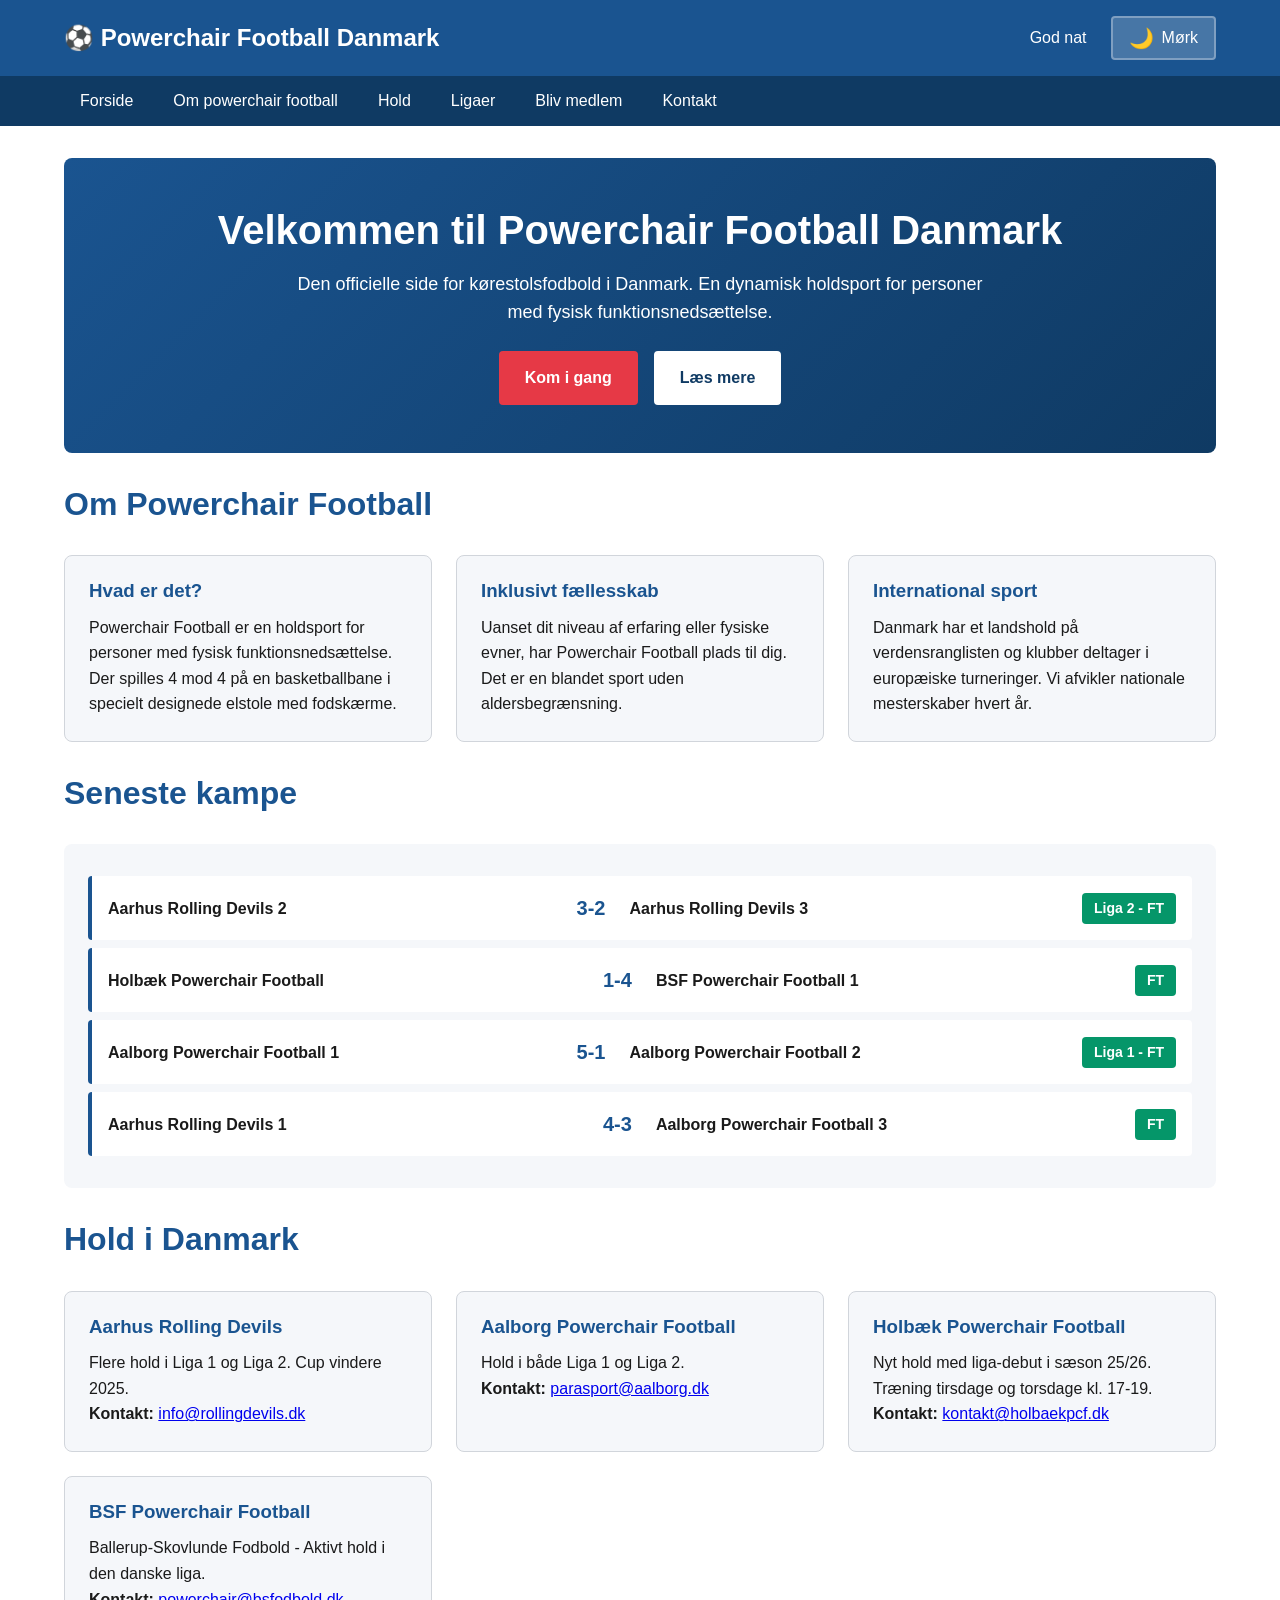
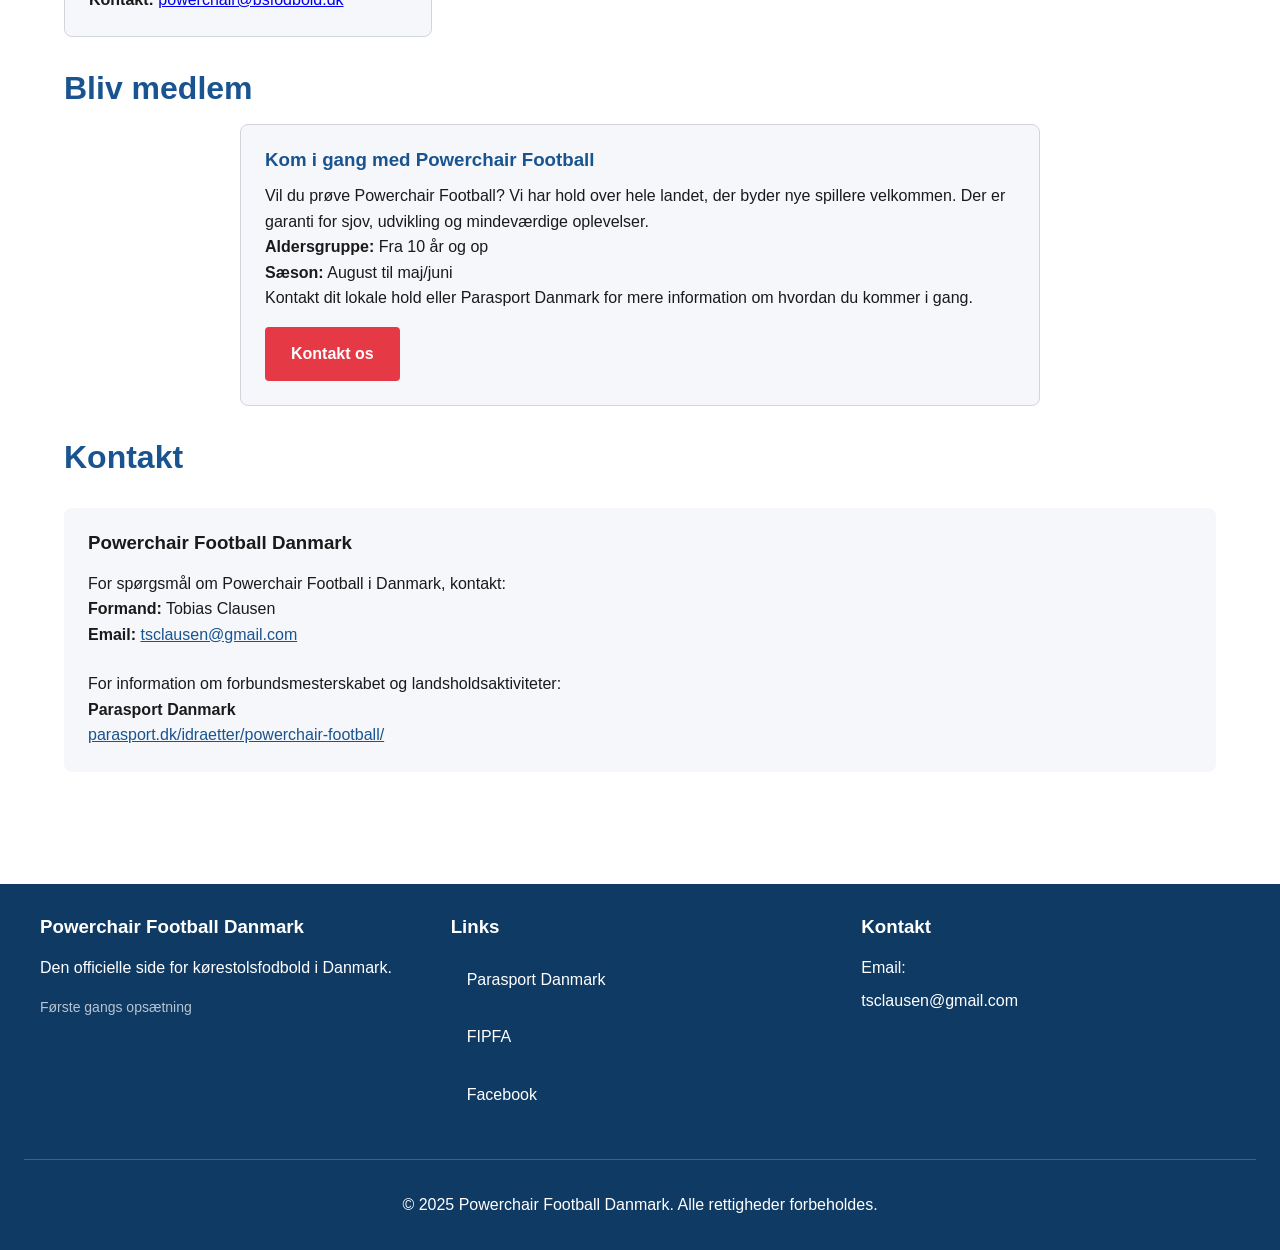
<file: index.html>
<!DOCTYPE html>
<html lang="da">
<head>
    <meta charset="UTF-8">
    <meta name="viewport" content="width=device-width, initial-scale=1.0">
    <meta name="description" content="Powerchair Football Danmark - Den officielle side for kørestolsfodbold i Danmark. Information om ligaer, hold og hvordan du kommer i gang.">
    <title>Powerchair Football Danmark | Kørestolsfodbold</title>
    <style>
        :root {
            --primary: #1a5490;
            --primary-dark: #0f3a63;
            --secondary: #e63946;
            --text: #1a1a1a;
            --text-light: #4a4a4a;
            --bg: #ffffff;
            --bg-alt: #f5f7fa;
            --border: #d1d5db;
            --success: #059669;
        }

        [data-theme="dark"] {
            --primary: #4a9eff;
            --primary-dark: #2563eb;
            --secondary: #ff6b78;
            --text: #e5e7eb;
            --text-light: #d1d5db;
            --bg: #0f172a;
            --bg-alt: #1e293b;
            --border: #334155;
            --success: #10b981;
        }

        * {
            margin: 0;
            padding: 0;
            box-sizing: border-box;
        }

        body {
            font-family: -apple-system, BlinkMacSystemFont, 'Segoe UI', Roboto, 'Helvetica Neue', Arial, sans-serif;
            line-height: 1.6;
            color: var(--text);
            background: var(--bg);
            transition: background-color 0.3s, color 0.3s;
        }

        /* Skip to main content link for keyboard users */
        .skip-link {
            position: absolute;
            top: -40px;
            left: 0;
            background: var(--primary);
            color: white;
            padding: 8px 16px;
            text-decoration: none;
            z-index: 100;
            border-radius: 0 0 4px 0;
        }

        .skip-link:focus {
            top: 0;
        }

        /* Header */
        header {
            background: var(--primary);
            color: white;
            padding: 1rem 0;
            box-shadow: 0 2px 8px rgba(0,0,0,0.1);
        }

        .header-content {
            max-width: 1200px;
            margin: 0 auto;
            padding: 0 1.5rem;
            display: flex;
            justify-content: space-between;
            align-items: center;
            flex-wrap: wrap;
            gap: 1rem;
        }

        .logo {
            font-size: 1.5rem;
            font-weight: bold;
            text-decoration: none;
            color: white;
        }

        .logo:focus {
            outline: 2px solid white;
            outline-offset: 4px;
        }

        .header-right {
            display: flex;
            align-items: center;
            gap: 1.5rem;
        }

        /* Theme toggle button */
        .theme-toggle {
            background: rgba(255, 255, 255, 0.2);
            border: 2px solid rgba(255, 255, 255, 0.3);
            color: white;
            padding: 0.5rem 1rem;
            border-radius: 4px;
            cursor: pointer;
            font-size: 1rem;
            display: flex;
            align-items: center;
            gap: 0.5rem;
            transition: all 0.2s;
        }

        .theme-toggle:hover {
            background: rgba(255, 255, 255, 0.3);
        }

        .theme-toggle:focus-visible {
            outline: 2px solid white;
            outline-offset: 2px;
        }

        .theme-icon {
            font-size: 1.25rem;
        }

        /* Navigation */
        nav {
            background: var(--primary-dark);
        }

        nav ul {
            list-style: none;
            max-width: 1200px;
            margin: 0 auto;
            padding: 0 1.5rem;
            display: flex;
            flex-wrap: wrap;
            gap: 0.5rem;
        }

        nav a {
            display: block;
            color: white;
            text-decoration: none;
            padding: 0.75rem 1rem;
            transition: background-color 0.2s;
        }

        nav a:hover,
        nav a:focus {
            background: var(--primary);
            outline: none;
        }

        nav a:focus-visible {
            outline: 2px solid white;
            outline-offset: -2px;
        }

        /* Main content */
        main {
            max-width: 1200px;
            margin: 0 auto;
            padding: 2rem 1.5rem;
        }

        h1, h2, h3 {
            margin-bottom: 1rem;
            line-height: 1.2;
        }

        h1 {
            font-size: clamp(1.75rem, 4vw, 2.5rem);
            color: var(--primary);
        }

        h2 {
            font-size: clamp(1.5rem, 3vw, 2rem);
            color: var(--primary);
            margin-top: 2rem;
        }

        /* Hero section */
        .hero {
            background: linear-gradient(135deg, var(--primary) 0%, var(--primary-dark) 100%);
            color: white;
            padding: 3rem 1.5rem;
            border-radius: 8px;
            margin-bottom: 2rem;
            text-align: center;
        }

        .hero h1 {
            color: white;
            margin-bottom: 1rem;
        }

        .hero p {
            font-size: 1.125rem;
            max-width: 700px;
            margin: 0 auto 1.5rem;
        }

        /* Buttons */
        .btn {
            display: inline-block;
            background: var(--secondary);
            color: white;
            padding: 0.75rem 1.5rem;
            text-decoration: none;
            border-radius: 4px;
            font-weight: 600;
            transition: all 0.2s;
            border: 2px solid var(--secondary);
            cursor: pointer;
            font-size: 1rem;
        }

        .btn:hover,
        .btn:focus {
            background: #d32f3e;
            border-color: #d32f3e;
            transform: translateY(-2px);
            box-shadow: 0 4px 8px rgba(0,0,0,0.2);
        }

        .btn:focus-visible {
            outline: 3px solid white;
            outline-offset: 2px;
        }

        .btn-secondary {
            background: white;
            color: var(--primary-dark);
            border-color: white;
        }

        .btn-secondary:hover,
        .btn-secondary:focus {
            background: var(--bg-alt);
            border-color: var(--bg-alt);
        }

        [data-theme="dark"] .btn-secondary {
            background: var(--bg-alt);
            color: var(--primary);
            border-color: var(--bg-alt);
        }

        /* Cards */
        .card-grid {
            display: grid;
            grid-template-columns: repeat(auto-fit, minmax(300px, 1fr));
            gap: 1.5rem;
            margin: 2rem 0;
        }

        .card {
            background: var(--bg-alt);
            border: 1px solid var(--border);
            border-radius: 8px;
            padding: 1.5rem;
            transition: box-shadow 0.2s, transform 0.2s;
        }

        .card:hover {
            box-shadow: 0 4px 12px rgba(0,0,0,0.15);
            transform: translateY(-2px);
        }

        [data-theme="dark"] .card:hover {
            box-shadow: 0 4px 12px rgba(0,0,0,0.4);
        }

        .card h3 {
            color: var(--primary);
            margin-bottom: 0.75rem;
        }

        /* Match results */
        .match-results {
            background: var(--bg-alt);
            border-radius: 8px;
            padding: 1.5rem;
            margin: 2rem 0;
        }

        .match-result {
            display: flex;
            justify-content: space-between;
            align-items: center;
            padding: 1rem;
            margin: 0.5rem 0;
            background: var(--bg);
            border-radius: 4px;
            border-left: 4px solid var(--primary);
            flex-wrap: wrap;
            gap: 0.5rem;
            transition: transform 0.2s;
        }

        .match-result:hover {
            transform: translateX(4px);
        }

        .match-result .team {
            font-weight: 600;
            flex: 1;
            min-width: 150px;
        }

        .match-result .score {
            font-size: 1.25rem;
            font-weight: bold;
            color: var(--primary);
            padding: 0 1rem;
        }

        .match-result .status {
            background: var(--success);
            color: white;
            padding: 0.25rem 0.75rem;
            border-radius: 4px;
            font-size: 0.875rem;
            font-weight: 600;
        }

        /* Contact section */
        .contact-info {
            background: var(--bg-alt);
            padding: 1.5rem;
            border-radius: 8px;
            margin: 2rem 0;
        }

        .contact-info a {
            color: var(--primary);
            word-break: break-all;
        }

        .contact-info a:focus-visible {
            outline: 2px solid var(--primary);
            outline-offset: 2px;
        }

        /* Footer */
        footer {
            background: var(--primary-dark);
            color: white;
            padding: 2rem 1.5rem;
            margin-top: 3rem;
        }

        .footer-content {
            max-width: 1200px;
            margin: 0 auto;
            display: grid;
            grid-template-columns: repeat(auto-fit, minmax(250px, 1fr));
            gap: 2rem;
        }

        footer h3 {
            color: white;
            margin-bottom: 1rem;
        }

        footer a {
            color: white;
            text-decoration: none;
            display: block;
            margin: 0.5rem 0;
        }

        footer a:hover,
        footer a:focus {
            text-decoration: underline;
        }

        footer a:focus-visible {
            outline: 2px solid white;
            outline-offset: 2px;
        }

        /* Responsive design */
        @media (max-width: 768px) {
            .header-content {
                flex-direction: column;
                align-items: flex-start;
            }

            .header-right {
                width: 100%;
                justify-content: space-between;
            }

            nav ul {
                flex-direction: column;
                gap: 0;
            }

            nav a {
                padding: 1rem;
                border-bottom: 1px solid var(--primary);
            }

            .match-result {
                flex-direction: column;
                align-items: flex-start;
            }

            .match-result .score {
                padding: 0.5rem 0;
            }
        }

        /* Focus styles for better keyboard navigation */
        *:focus-visible {
            outline: 2px solid var(--primary);
            outline-offset: 2px;
        }

        /* High contrast support */
        @media (prefers-contrast: high) {
            :root {
                --primary: #003d82;
                --text: #000000;
                --border: #000000;
            }

            .card,
            .match-result {
                border: 2px solid var(--border);
            }
        }

        /* Reduced motion support */
        @media (prefers-reduced-motion: reduce) {
            * {
                animation-duration: 0.01ms !important;
                animation-iteration-count: 1 !important;
                transition-duration: 0.01ms !important;
            }

            body {
                transition: none;
            }
        }

        /* Dark mode media query support */
        @media (prefers-color-scheme: dark) {
            :root:not([data-theme="light"]) {
                --primary: #4a9eff;
                --primary-dark: #2563eb;
                --secondary: #ff6b78;
                --text: #e5e7eb;
                --text-light: #d1d5db;
                --bg: #0f172a;
                --bg-alt: #1e293b;
                --border: #334155;
                --success: #10b981;
            }
        }
    </style>
</head>
<body>
    <a href="#main" class="skip-link">Spring til hovedindhold</a>

    <header>
        <div class="header-content">
            <a href="./index.html" class="logo" aria-label="Powerchair Football Danmark - Forside">
                ⚽ Powerchair Football Danmark
            </a>
            <div class="header-right">
                <div role="status" aria-live="polite" aria-atomic="true">
                    <span id="greeting">God aften</span>
                </div>
                <button 
                    id="theme-toggle" 
                    class="theme-toggle" 
                    aria-label="Skift mellem lys og mørk tilstand"
                    aria-pressed="false">
                    <span class="theme-icon" aria-hidden="true">🌙</span>
                    <span id="theme-text">Mørk</span>
                </button>
            </div>
        </div>
    </header>

    <nav aria-label="Hovedmenu">
        <ul>
            <li><a href="./index.html">Forside</a></li>
            <li><a href="./about.html">Om powerchair football</a></li>
            <li><a href="./hold.html">Hold</a></li>
            <li><a href="./results.html">Ligaer</a></li>
            <li><a href="./join.html">Bliv medlem</a></li>
            <li><a href="./contact.html">Kontakt</a></li>
        </ul>
    </nav>

    <main id="main">
        <section id="home" class="hero" aria-labelledby="hero-heading">
            <h1 id="hero-heading">Velkommen til Powerchair Football Danmark</h1>
            <p>Den officielle side for kørestolsfodbold i Danmark. En dynamisk holdsport for personer med fysisk funktionsnedsættelse.</p>
            <div style="display: flex; gap: 1rem; justify-content: center; flex-wrap: wrap;">
                <a href="./join.html" class="btn">Kom i gang</a>
                <a href="./about.html" class="btn btn-secondary">Læs mere</a>
            </div>
        </section>

        <section id="about" aria-labelledby="about-heading">
            <h2 id="about-heading">Om Powerchair Football</h2>
            <div class="card-grid">
                <article class="card">
                    <h3>Hvad er det?</h3>
                    <p>Powerchair Football er en holdsport for personer med fysisk funktionsnedsættelse. Der spilles 4 mod 4 på en basketballbane i specielt designede elstole med fodskærme.</p>
                </article>
                <article class="card">
                    <h3>Inklusivt fællesskab</h3>
                    <p>Uanset dit niveau af erfaring eller fysiske evner, har Powerchair Football plads til dig. Det er en blandet sport uden aldersbegrænsning.</p>
                </article>
                <article class="card">
                    <h3>International sport</h3>
                    <p>Danmark har et landshold på verdensranglisten og klubber deltager i europæiske turneringer. Vi afvikler nationale mesterskaber hvert år.</p>
                </article>
            </div>
        </section>

        <section id="results" aria-labelledby="results-heading">
            <h2 id="results-heading">Seneste kampe</h2>
            <div class="match-results">
                <article class="match-result">
                    <span class="team">Aarhus Rolling Devils 2</span>
                    <span class="score" aria-label="resultat">-</span>
                    <span class="team">Aarhus Rolling Devils 3</span>
                    <span class="status" role="status">Liga 2 - FT</span>
                </article>
                <article class="match-result">
                    <span class="team">Holbæk Powerchair Football</span>
                    <span class="score" aria-label="resultat">-</span>
                    <span class="team">BSF Powerchair Football 1</span>
                    <span class="status" role="status">FT</span>
                </article>
                <article class="match-result">
                    <span class="team">Aalborg Powerchair Football 1</span>
                    <span class="score" aria-label="resultat">-</span>
                    <span class="team">Aalborg Powerchair Football 2</span>
                    <span class="status" role="status">Liga 1 - FT</span>
                </article>
                <article class="match-result">
                    <span class="team">Aarhus Rolling Devils 1</span>
                    <span class="score" aria-label="resultat">-</span>
                    <span class="team">Aalborg Powerchair Football 3</span>
                    <span class="status" role="status">FT</span>
                </article>
            </div>
        </section>

        <section id="teams" aria-labelledby="teams-heading">
            <h2 id="teams-heading">Hold i Danmark</h2>
            <div class="card-grid">
                <article class="card">
                    <h3>Aarhus Rolling Devils</h3>
                    <p>Flere hold i Liga 1 og Liga 2. Cup vindere 2025.</p>
                </article>
                <article class="card">
                    <h3>Aalborg Powerchair Football</h3>
                    <p>Hold i både Liga 1 og Liga 2.</p>
                </article>
                <article class="card">
                    <h3>Holbæk Powerchair Football</h3>
                    <p>Nyt hold med liga-debut i sæson 25/26. Træning tirsdage og torsdage kl. 17-19.</p>
                </article>
                <article class="card">
                    <h3>BSF Powerchair Football</h3>
                    <p>Aktivt hold i den danske liga.</p>
                </article>
            </div>
        </section>

        <section id="join" aria-labelledby="join-heading">
            <h2 id="join-heading">Bliv medlem</h2>
            <div class="card" style="max-width: 800px; margin: 0 auto;">
                <h3>Kom i gang med Powerchair Football</h3>
                <p>Vil du prøve Powerchair Football? Vi har hold over hele landet, der byder nye spillere velkommen. Der er garanti for sjov, udvikling og mindeværdige oplevelser.</p>
                <p><strong>Aldersgruppe:</strong> Fra 10 år og op</p>
                <p><strong>Sæson:</strong> August til maj/juni</p>
                <p>Kontakt dit lokale hold eller Parasport Danmark for mere information om hvordan du kommer i gang.</p>
                <a href="./index.html#contact" class="btn" style="margin-top: 1rem;">Kontakt os</a>
            </div>
        </section>

        <section id="contact" aria-labelledby="contact-heading">
            <h2 id="contact-heading">Kontakt</h2>
            <div class="contact-info">
                <h3>Powerchair Football Danmark</h3>
                <p>For spørgsmål om Powerchair Football i Danmark, kontakt:</p>
                <p><strong>Formand:</strong> Tobias Clausen<br>
                <strong>Email:</strong> <a href="mailto:tsclausen@gmail.com">tsclausen@gmail.com</a></p>
                
                <p style="margin-top: 1.5rem;">For information om forbundsmesterskabet og landsholdsaktiviteter:</p>
                <p><strong>Parasport Danmark</strong><br>
                <a href="https://parasport.dk/idraetter/powerchair-football/" target="_blank" rel="noopener noreferrer">parasport.dk/idraetter/powerchair-football/</a></p>
            </div>
        </section>
    </main>

    <footer>
        <div class="footer-content">
            <div>
                <h3>Powerchair Football Danmark</h3>
                <p>Den officielle side for kørestolsfodbold i Danmark.</p>
                <p style="margin-top: 1rem; font-size: 0.875rem;">
                    <a href="./setup.html" style="color: rgba(255,255,255,0.7);">Første gangs opsætning</a>
                </p>
            </div>
            <nav aria-label="Footer links">
                <h3>Links</h3>
                <a href="https://parasport.dk" target="_blank" rel="noopener noreferrer">Parasport Danmark</a>
                <a href="https://fipfa.org" target="_blank" rel="noopener noreferrer">FIPFA</a>
                <a href="https://facebook.com/PowerchairFootballDanmark" target="_blank" rel="noopener noreferrer">Facebook</a>
            </nav>
            <div>
                <h3>Kontakt</h3>
                <p>Email: <a href="mailto:tsclausen@gmail.com">tsclausen@gmail.com</a></p>
            </div>
        </div>
        <div style="text-align: center; margin-top: 2rem; padding-top: 2rem; border-top: 1px solid rgba(255,255,255,0.2);">
            <p>&copy; 2025 Powerchair Football Danmark. Alle rettigheder forbeholdes.</p>
        </div>
    </footer>

    <script>
        // Don't redirect to setup on GitHub Pages - setup is optional
        // Users can manually visit setup.html if needed

        // Theme management
        const themeToggle = document.getElementById('theme-toggle');
        const themeIcon = document.querySelector('.theme-icon');
        const themeText = document.getElementById('theme-text');
        const html = document.documentElement;

        // Initialize theme from system preference
        function initTheme() {
            const systemPrefersDark = window.matchMedia('(prefers-color-scheme: dark)').matches;
            
            if (systemPrefersDark) {
                setTheme('dark');
            } else {
                setTheme('light');
            }
        }

        function setTheme(theme) {
            if (theme === 'dark') {
                html.setAttribute('data-theme', 'dark');
                themeIcon.textContent = '☀️';
                themeText.textContent = 'Lys';
                themeToggle.setAttribute('aria-pressed', 'true');
            } else {
                html.setAttribute('data-theme', 'light');
                themeIcon.textContent = '🌙';
                themeText.textContent = 'Mørk';
                themeToggle.setAttribute('aria-pressed', 'false');
            }
        }

        themeToggle.addEventListener('click', () => {
            const currentTheme = html.getAttribute('data-theme');
            const newTheme = currentTheme === 'dark' ? 'light' : 'dark';
            setTheme(newTheme);
        });

        // Listen for system theme changes
        window.matchMedia('(prefers-color-scheme: dark)').addEventListener('change', (e) => {
            const newTheme = e.matches ? 'dark' : 'light';
            setTheme(newTheme);
        });

        // Update greeting based on time of day
        function updateGreeting() {
            const hour = new Date().getHours();
            const greetingEl = document.getElementById('greeting');
            let greeting;
            
            if (hour < 6) greeting = 'God nat';
            else if (hour < 10) greeting = 'God morgen';
            else if (hour < 18) greeting = 'God dag';
            else greeting = 'God aften';
            
            greetingEl.textContent = greeting;
        }
        
        initTheme();
        updateGreeting();

        // Load and display teams
        async function loadTeams() {
            try {
                // Try localStorage first
                const stored = localStorage.getItem('pcfb_teams');
                let teams;
                
                if (stored) {
                    teams = JSON.parse(stored);
                } else {
                    const response = await fetch('./data/teams.json');
                    teams = await response.json();
                }
                
                const teamsGrid = document.querySelector('#teams .card-grid');
                
                teamsGrid.innerHTML = teams.map(team => `
                    <article class="card">
                        <h3>${team.name}</h3>
                        <p>${team.description}</p>
                        ${team.contact ? `<p><strong>Kontakt:</strong> <a href="mailto:${team.contact}">${team.contact}</a></p>` : ''}
                    </article>
                `).join('');
            } catch (error) {
                console.error('Failed to load teams:', error);
            }
        }

        // Load and display match results
        async function loadResults() {
            try {
                // Try localStorage first
                const stored = localStorage.getItem('pcfb_results');
                let results;
                
                if (stored) {
                    results = JSON.parse(stored);
                } else {
                    const response = await fetch('./data/results.json');
                    results = await response.json();
                }
                
                const resultsContainer = document.querySelector('.match-results');
                
                resultsContainer.innerHTML = results.slice(0, 4).map(match => `
                    <article class="match-result">
                        <span class="team">${match.homeTeam}</span>
                        <span class="score" aria-label="resultat">${match.score || '-'}</span>
                        <span class="team">${match.awayTeam}</span>
                        <span class="status" role="status">${match.status}</span>
                    </article>
                `).join('');
            } catch (error) {
                console.error('Failed to load results:', error);
            }
        }

        // Load data on page load
        loadTeams();
        loadResults();

        // Auto-refresh every 5 minutes
        setInterval(() => {
            loadTeams();
            loadResults();
        }, 300000);
    </script>
</body>
</html>
</file>
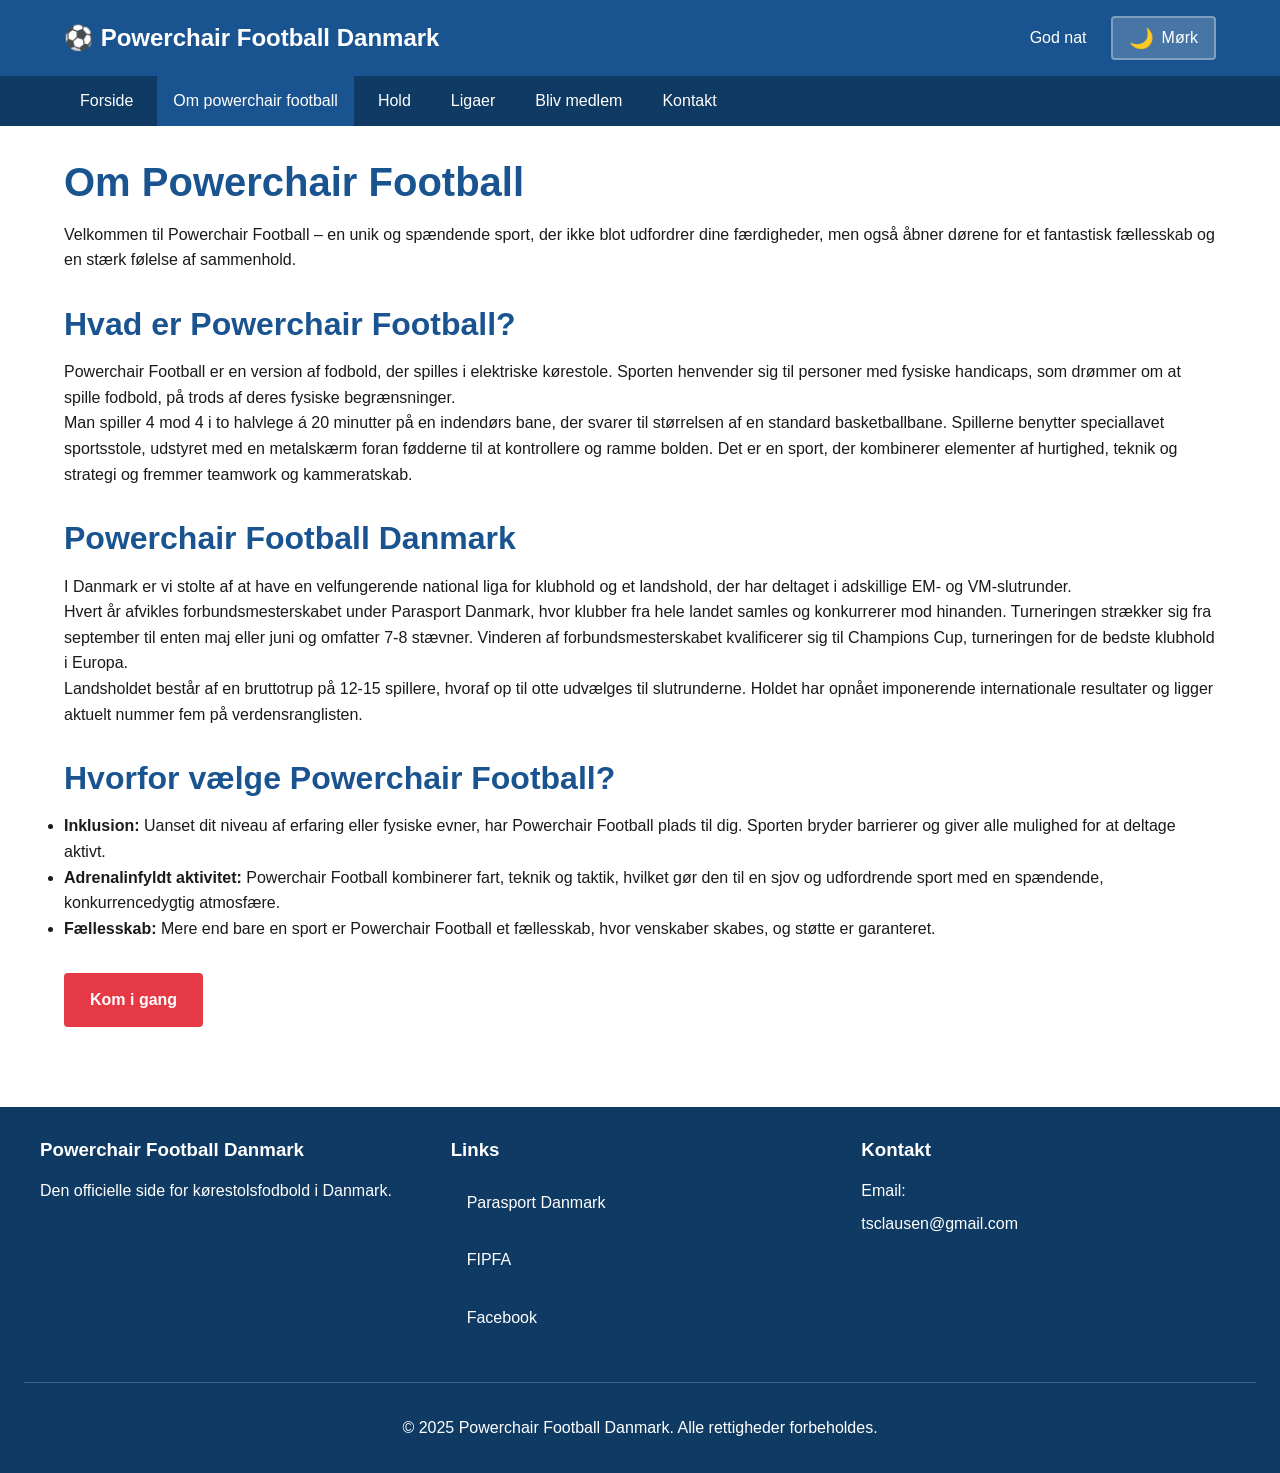
<file: about.html>
<!DOCTYPE html>
<html lang="da">
<head>
    <meta charset="UTF-8">
    <meta name="viewport" content="width=device-width, initial-scale=1.0">
    <meta name="description" content="Om Powerchair Football - Hvad er powerchair football og hvorfor vælge sporten?">
    <title>Om Powerchair Football | Powerchair Football Danmark</title>
    <link rel="stylesheet" href="./styles.css">
</head>
<body>
    <a href="#main" class="skip-link">Spring til hovedindhold</a>

    <header>
        <div class="header-content">
            <a href="./index.html" class="logo" aria-label="Powerchair Football Danmark - Forside">
                ⚽ Powerchair Football Danmark
            </a>
            <div class="header-right">
                <div role="status" aria-live="polite" aria-atomic="true">
                    <span id="greeting">God aften</span>
                </div>
                <button 
                    id="theme-toggle" 
                    class="theme-toggle" 
                    aria-label="Skift mellem lys og mørk tilstand"
                    aria-pressed="false">
                    <span class="theme-icon" aria-hidden="true">🌙</span>
                    <span id="theme-text">Mørk</span>
                </button>
            </div>
        </div>
    </header>

    <nav aria-label="Hovedmenu">
        <ul>
            <li><a href="./index.html">Forside</a></li>
            <li><a href="./about.html" aria-current="page">Om powerchair football</a></li>
            <li><a href="./hold.html">Hold</a></li>
            <li><a href="./results.html">Ligaer</a></li>
            <li><a href="./join.html">Bliv medlem</a></li>
            <li><a href="./contact.html">Kontakt</a></li>
        </ul>
    </nav>

    <main id="main">
        <h1>Om Powerchair Football</h1>
        <p>Velkommen til Powerchair Football – en unik og spændende sport, der ikke blot udfordrer dine færdigheder, men også åbner dørene for et fantastisk fællesskab og en stærk følelse af sammenhold.</p>
        
        <h2>Hvad er Powerchair Football?</h2>
        <p>Powerchair Football er en version af fodbold, der spilles i elektriske kørestole. Sporten henvender sig til personer med fysiske handicaps, som drømmer om at spille fodbold, på trods af deres fysiske begrænsninger.</p>
        <p>Man spiller 4 mod 4 i to halvlege á 20 minutter på en indendørs bane, der svarer til størrelsen af en standard basketballbane. Spillerne benytter speciallavet sportsstole, udstyret med en metalskærm foran fødderne til at kontrollere og ramme bolden. Det er en sport, der kombinerer elementer af hurtighed, teknik og strategi og fremmer teamwork og kammeratskab.</p>
        
        <h2>Powerchair Football Danmark</h2>
        <p>I Danmark er vi stolte af at have en velfungerende national liga for klubhold og et landshold, der har deltaget i adskillige EM- og VM-slutrunder.</p>
        <p>Hvert år afvikles forbundsmesterskabet under Parasport Danmark, hvor klubber fra hele landet samles og konkurrerer mod hinanden. Turneringen strækker sig fra september til enten maj eller juni og omfatter 7-8 stævner. Vinderen af forbundsmesterskabet kvalificerer sig til Champions Cup, turneringen for de bedste klubhold i Europa.</p>
        <p>Landsholdet består af en bruttotrup på 12-15 spillere, hvoraf op til otte udvælges til slutrunderne. Holdet har opnået imponerende internationale resultater og ligger aktuelt nummer fem på verdensranglisten.</p>
        
        <h2>Hvorfor vælge Powerchair Football?</h2>
        <ul>
            <li><strong>Inklusion:</strong> Uanset dit niveau af erfaring eller fysiske evner, har Powerchair Football plads til dig. Sporten bryder barrierer og giver alle mulighed for at deltage aktivt.</li>
            <li><strong>Adrenalinfyldt aktivitet:</strong> Powerchair Football kombinerer fart, teknik og taktik, hvilket gør den til en sjov og udfordrende sport med en spændende, konkurrencedygtig atmosfære.</li>
            <li><strong>Fællesskab:</strong> Mere end bare en sport er Powerchair Football et fællesskab, hvor venskaber skabes, og støtte er garanteret.</li>
        </ul>
        
        <div style="margin-top: 2rem;">
            <a href="./join.html" class="btn">Kom i gang</a>
        </div>
    </main>

    <footer>
        <div class="footer-content">
            <div>
                <h3>Powerchair Football Danmark</h3>
                <p>Den officielle side for kørestolsfodbold i Danmark.</p>
            </div>
            <nav aria-label="Footer links">
                <h3>Links</h3>
                <a href="https://parasport.dk" target="_blank" rel="noopener noreferrer">Parasport Danmark</a>
                <a href="https://fipfa.org" target="_blank" rel="noopener noreferrer">FIPFA</a>
                <a href="https://facebook.com/PowerchairFootballDanmark" target="_blank" rel="noopener noreferrer">Facebook</a>
            </nav>
            <div>
                <h3>Kontakt</h3>
                <p>Email: <a href="mailto:tsclausen@gmail.com">tsclausen@gmail.com</a></p>
            </div>
        </div>
        <div style="text-align: center; margin-top: 2rem; padding-top: 2rem; border-top: 1px solid rgba(255,255,255,0.2);">
            <p>&copy; 2025 Powerchair Football Danmark. Alle rettigheder forbeholdes.</p>
        </div>
    </footer>

    <script src="./script.js"></script>
</body>
</html>
</file>
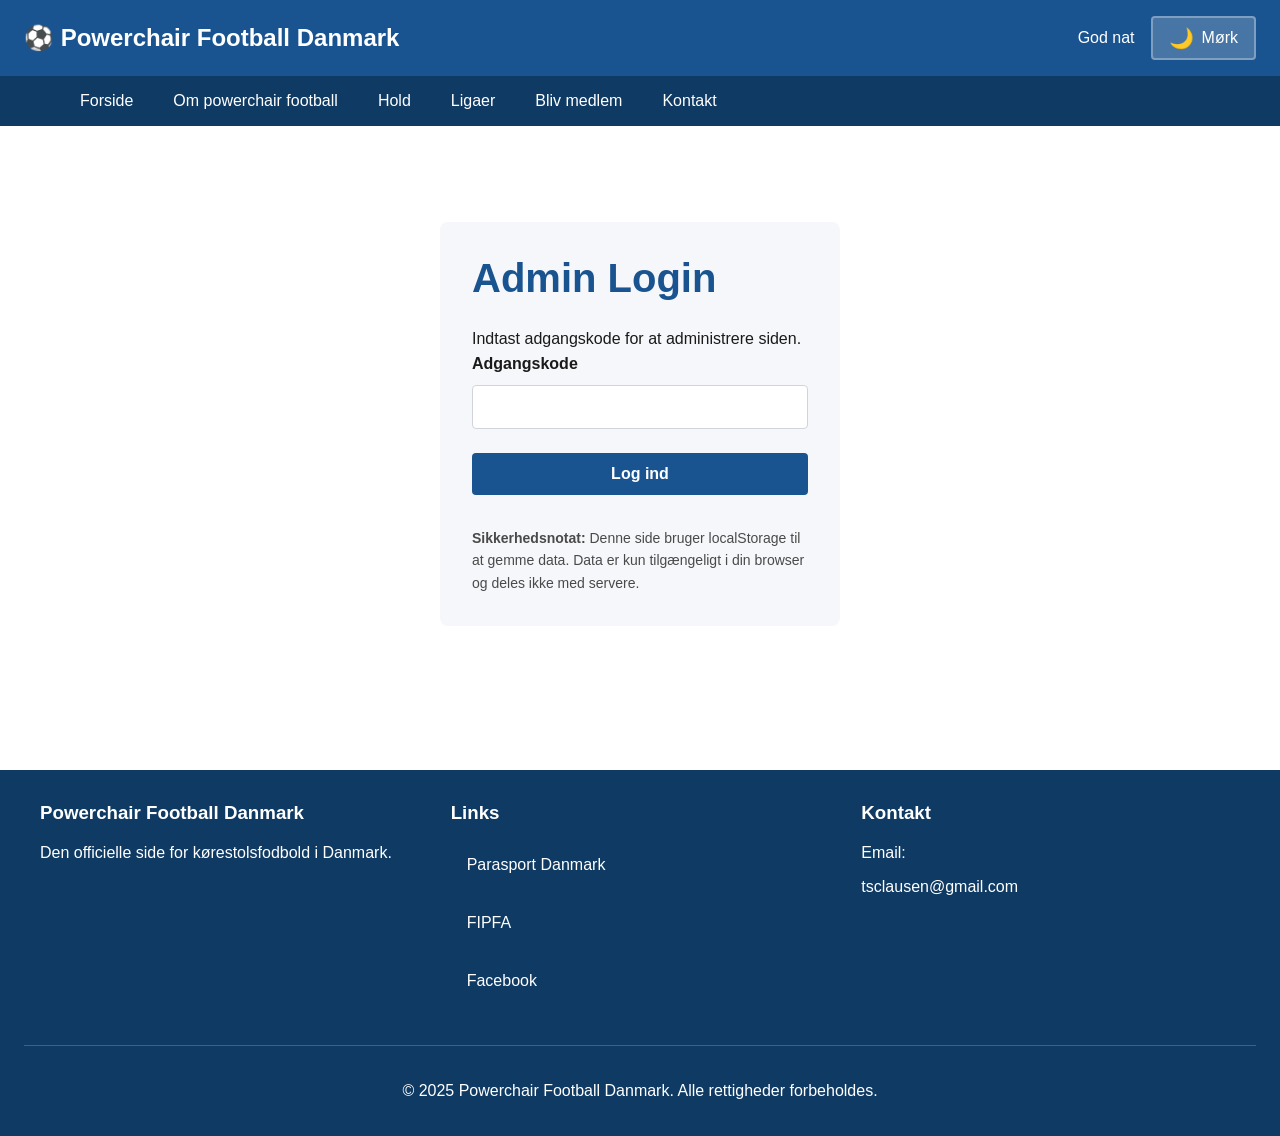
<file: admin.html>
<!DOCTYPE html>
<html lang="da">
<head>
    <meta charset="UTF-8">
    <meta name="viewport" content="width=device-width, initial-scale=1.0">
    <meta name="description" content="Admin - Administrer hold og resultater">
    <title>Admin | Powerchair Football Danmark</title>
    <link rel="stylesheet" href="./styles.css">
    <style>
        :root {
            --primary: #1a5490;
            --primary-dark: #0f3a63;
            --secondary: #e63946;
            --text: #1a1a1a;
            --text-light: #4a4a4a;
            --bg: #ffffff;
            --bg-alt: #f5f7fa;
            --border: #d1d5db;
            --success: #059669;
            --warning: #f59e0b;
            --danger: #dc2626;
        }

        [data-theme="dark"] {
            --primary: #4a9eff;
            --primary-dark: #2563eb;
            --secondary: #ff6b78;
            --text: #e5e7eb;
            --text-light: #d1d5db;
            --bg: #0f172a;
            --bg-alt: #1e293b;
            --border: #334155;
            --success: #10b981;
            --warning: #fbbf24;
            --danger: #ef4444;
        }

        * {
            margin: 0;
            padding: 0;
            box-sizing: border-box;
        }

        body {
            font-family: -apple-system, BlinkMacSystemFont, 'Segoe UI', Roboto, 'Helvetica Neue', Arial, sans-serif;
            line-height: 1.6;
            color: var(--text);
            background: var(--bg);
            transition: background-color 0.3s, color 0.3s;
        }

        .skip-link {
            position: absolute;
            top: -40px;
            left: 0;
            background: var(--primary);
            color: white;
            padding: 8px 16px;
            text-decoration: none;
            z-index: 100;
            border-radius: 0 0 4px 0;
        }

        .skip-link:focus {
            top: 0;
        }

        /* Login Page */
        .login-container {
            min-height: 100vh;
            display: flex;
            align-items: center;
            justify-content: center;
            padding: 2rem;
            background: linear-gradient(135deg, var(--primary) 0%, var(--primary-dark) 100%);
        }

        .login-box {
            background: var(--bg);
            padding: 3rem;
            border-radius: 12px;
            box-shadow: 0 20px 60px rgba(0,0,0,0.3);
            max-width: 450px;
            width: 100%;
        }

        .login-header {
            text-align: center;
            margin-bottom: 2rem;
        }

        .login-header h1 {
            color: var(--primary);
            font-size: 2rem;
            margin-bottom: 0.5rem;
        }

        .login-header .subtitle {
            color: var(--text-light);
        }

        .form-group {
            margin-bottom: 1.5rem;
        }

        label {
            display: block;
            font-weight: 600;
            margin-bottom: 0.5rem;
            color: var(--text);
        }

        input, select, textarea {
            width: 100%;
            padding: 0.75rem;
            border: 1px solid var(--border);
            border-radius: 4px;
            font-size: 1rem;
            background: var(--bg);
            color: var(--text);
            transition: border-color 0.2s;
        }

        input:focus, select:focus, textarea:focus {
            outline: none;
            border-color: var(--primary);
            box-shadow: 0 0 0 3px rgba(26, 84, 144, 0.1);
        }

        .btn {
            display: inline-block;
            background: var(--primary);
            color: white;
            padding: 0.75rem 1.5rem;
            border: none;
            border-radius: 4px;
            font-size: 1rem;
            font-weight: 600;
            cursor: pointer;
            transition: all 0.2s;
            width: 100%;
        }

        .btn:hover,
        .btn:focus {
            background: var(--primary-dark);
            transform: translateY(-2px);
            box-shadow: 0 4px 12px rgba(0,0,0,0.2);
        }

        .btn-secondary {
            background: var(--text-light);
        }

        .btn-secondary:hover {
            background: var(--text);
        }

        .btn-success {
            background: var(--success);
        }

        .btn-success:hover {
            background: #047857;
        }

        .btn-danger {
            background: var(--danger);
        }

        .btn-danger:hover {
            background: #b91c1c;
        }

        /* Admin Dashboard */
        .admin-container {
            display: none;
        }

        .admin-container.active {
            display: block;
        }

        header {
            background: var(--primary);
            color: white;
            padding: 1rem 0;
            box-shadow: 0 2px 8px rgba(0,0,0,0.1);
        }

        .header-content {
            max-width: 1400px;
            margin: 0 auto;
            padding: 0 1.5rem;
            display: flex;
            justify-content: space-between;
            align-items: center;
            flex-wrap: wrap;
            gap: 1rem;
        }

        .logo {
            font-size: 1.5rem;
            font-weight: bold;
            color: white;
        }

        .header-right {
            display: flex;
            align-items: center;
            gap: 1rem;
        }

        .user-info {
            color: white;
        }

        .theme-toggle {
            background: rgba(255, 255, 255, 0.2);
            border: 2px solid rgba(255, 255, 255, 0.3);
            color: white;
            padding: 0.5rem 1rem;
            border-radius: 4px;
            cursor: pointer;
            font-size: 1rem;
            display: flex;
            align-items: center;
            gap: 0.5rem;
            transition: all 0.2s;
        }

        .logout-btn {
            background: rgba(255, 255, 255, 0.2);
            border: 2px solid rgba(255, 255, 255, 0.3);
            color: white;
            padding: 0.5rem 1rem;
            border-radius: 4px;
            cursor: pointer;
            font-size: 1rem;
            transition: all 0.2s;
        }

        .logout-btn:hover {
            background: rgba(255, 255, 255, 0.3);
        }

        .admin-nav {
            background: var(--bg-alt);
            border-bottom: 1px solid var(--border);
            padding: 1rem 0;
        }

        .admin-nav ul {
            max-width: 1400px;
            margin: 0 auto;
            padding: 0 1.5rem;
            list-style: none;
            display: flex;
            gap: 0.5rem;
            flex-wrap: wrap;
        }

        .admin-nav button {
            background: none;
            border: none;
            color: var(--text);
            padding: 0.75rem 1.5rem;
            cursor: pointer;
            font-size: 1rem;
            font-weight: 600;
            border-radius: 4px;
            transition: background-color 0.2s;
        }

        .admin-nav button:hover,
        .admin-nav button.active {
            background: var(--primary);
            color: white;
        }

        main {
            max-width: 1400px;
            margin: 0 auto;
            padding: 2rem 1.5rem;
        }

        .section {
            display: none;
        }

        .section.active {
            display: block;
        }

        h1, h2 {
            color: var(--primary);
            margin-bottom: 1.5rem;
        }

        .card {
            background: var(--bg-alt);
            border: 1px solid var(--border);
            border-radius: 8px;
            padding: 2rem;
            margin-bottom: 2rem;
        }

        .form-row {
            display: grid;
            grid-template-columns: repeat(auto-fit, minmax(250px, 1fr));
            gap: 1.5rem;
            margin-bottom: 1.5rem;
        }

        .table-container {
            overflow-x: auto;
            margin-top: 1.5rem;
        }

        table {
            width: 100%;
            border-collapse: collapse;
            background: var(--bg);
            border-radius: 8px;
            overflow: hidden;
        }

        th, td {
            padding: 1rem;
            text-align: left;
            border-bottom: 1px solid var(--border);
        }

        th {
            background: var(--primary);
            color: white;
            font-weight: 600;
        }

        tr:hover {
            background: var(--bg-alt);
        }

        .action-buttons {
            display: flex;
            gap: 0.5rem;
        }

        .btn-small {
            padding: 0.5rem 1rem;
            font-size: 0.875rem;
            width: auto;
        }

        .stats-grid {
            display: grid;
            grid-template-columns: repeat(auto-fit, minmax(200px, 1fr));
            gap: 1.5rem;
            margin-bottom: 2rem;
        }

        .stat-card {
            background: var(--bg-alt);
            border: 1px solid var(--border);
            border-radius: 8px;
            padding: 1.5rem;
            text-align: center;
        }

        .stat-value {
            font-size: 2.5rem;
            font-weight: 700;
            color: var(--primary);
        }

        .stat-label {
            color: var(--text-light);
            margin-top: 0.5rem;
        }

        .alert {
            padding: 1rem;
            border-radius: 4px;
            margin-bottom: 1.5rem;
        }

        .alert-success {
            background: rgba(5, 150, 105, 0.1);
            border: 1px solid var(--success);
            color: var(--success);
        }

        .alert-error {
            background: rgba(220, 38, 38, 0.1);
            border: 1px solid var(--danger);
            color: var(--danger);
        }

        .admin-section {
            background: var(--bg-alt);
            padding: 2rem;
            border-radius: 8px;
            margin-bottom: 2rem;
        }
        .form-group {
            margin-bottom: 1.5rem;
        }
        .form-group label {
            display: block;
            margin-bottom: 0.5rem;
            font-weight: 600;
        }
        .form-group input,
        .form-group textarea,
        .form-group select {
            width: 100%;
            padding: 0.75rem;
            border: 1px solid var(--border);
            border-radius: 4px;
            background: var(--bg);
            color: var(--text);
            font-size: 1rem;
        }
        .form-group textarea {
            min-height: 100px;
            resize: vertical;
        }
        .data-list {
            margin-top: 1rem;
        }
        .data-item {
            background: var(--bg);
            padding: 1rem;
            border-radius: 4px;
            margin-bottom: 0.5rem;
            display: flex;
            justify-content: space-between;
            align-items: center;
        }
        .data-item button {
            background: var(--secondary);
            color: white;
            border: none;
            padding: 0.5rem 1rem;
            border-radius: 4px;
            cursor: pointer;
        }
        .data-item button:hover {
            background: #d32f3e;
        }
        .export-section {
            margin-top: 2rem;
            padding: 1rem;
            background: var(--bg);
            border-radius: 4px;
        }
        .export-section pre {
            background: var(--bg-alt);
            padding: 1rem;
            border-radius: 4px;
            overflow-x: auto;
            max-height: 300px;
        }
        #login-screen {
            max-width: 400px;
            margin: 4rem auto;
            padding: 2rem;
            background: var(--bg-alt);
            border-radius: 8px;
        }
        #admin-content {
            display: none;
        }
        .error-message {
            color: var(--secondary);
            margin-top: 0.5rem;
            font-size: 0.875rem;
        }
        .logout-btn {
            background: var(--secondary);
            color: white;
            border: none;
            padding: 0.5rem 1rem;
            border-radius: 4px;
            cursor: pointer;
            margin-bottom: 1rem;
        }
        /* Login Page */
        .login-container {
            min-height: 100vh;
            display: flex;
            align-items: center;
            justify-content: center;
            padding: 2rem;
            background: linear-gradient(135deg, var(--primary) 0%, var(--primary-dark) 100%);
        }

        .login-box {
            background: var(--bg);
            padding: 3rem;
            border-radius: 12px;
            box-shadow: 0 20px 60px rgba(0,0,0,0.3);
            max-width: 450px;
            width: 100%;
        }

        .login-header {
            text-align: center;
            margin-bottom: 2rem;
        }

        .login-header h1 {
            color: var(--primary);
            font-size: 2rem;
            margin-bottom: 0.5rem;
        }

        .login-header .subtitle {
            color: var(--text-light);
        }

        .form-group {
            margin-bottom: 1.5rem;
        }

        label {
            display: block;
            font-weight: 600;
            margin-bottom: 0.5rem;
            color: var(--text);
        }

        input, select, textarea {
            width: 100%;
            padding: 0.75rem;
            border: 1px solid var(--border);
            border-radius: 4px;
            font-size: 1rem;
            background: var(--bg);
            color: var(--text);
            transition: border-color 0.2s;
        }

        input:focus, select:focus, textarea:focus {
            outline: none;
            border-color: var(--primary);
            box-shadow: 0 0 0 3px rgba(26, 84, 144, 0.1);
        }

        .btn {
            display: inline-block;
            background: var(--primary);
            color: white;
            padding: 0.75rem 1.5rem;
            border: none;
            border-radius: 4px;
            font-size: 1rem;
            font-weight: 600;
            cursor: pointer;
            transition: all 0.2s;
            width: 100%;
        }

        .btn:hover,
        .btn:focus {
            background: var(--primary-dark);
            transform: translateY(-2px);
            box-shadow: 0 4px 12px rgba(0,0,0,0.2);
        }

        .btn-secondary {
            background: var(--text-light);
        }

        .btn-secondary:hover {
            background: var(--text);
        }

        .btn-success {
            background: var(--success);
        }

        .btn-success:hover {
            background: #047857;
        }

        .btn-danger {
            background: var(--danger);
        }

        .btn-danger:hover {
            background: #b91c1c;
        }

        /* Admin Dashboard */
        .admin-container {
            display: none;
        }

        .admin-container.active {
            display: block;
        }

        header {
            background: var(--primary);
            color: white;
            padding: 1rem 0;
            box-shadow: 0 2px 8px rgba(0,0,0,0.1);
        }

        .header-content {
            max-width: 1400px;
            margin: 0 auto;
            padding: 0 1.5rem;
            display: flex;
            justify-content: space-between;
            align-items: center;
            flex-wrap: wrap;
            gap: 1rem;
        }

        .logo {
            font-size: 1.5rem;
            font-weight: bold;
            color: white;
        }

        .header-right {
            display: flex;
            align-items: center;
            gap: 1rem;
        }

        .user-info {
            color: white;
        }

        .theme-toggle {
            background: rgba(255, 255, 255, 0.2);
            border: 2px solid rgba(255, 255, 255, 0.3);
            color: white;
            padding: 0.5rem 1rem;
            border-radius: 4px;
            cursor: pointer;
            font-size: 1rem;
            display: flex;
            align-items: center;
            gap: 0.5rem;
            transition: all 0.2s;
        }

        .logout-btn {
            background: rgba(255, 255, 255, 0.2);
            border: 2px solid rgba(255, 255, 255, 0.3);
            color: white;
            padding: 0.5rem 1rem;
            border-radius: 4px;
            cursor: pointer;
            font-size: 1rem;
            transition: all 0.2s;
        }

        .logout-btn:hover {
            background: rgba(255, 255, 255, 0.3);
        }

        .admin-nav {
            background: var(--bg-alt);
            border-bottom: 1px solid var(--border);
            padding: 1rem 0;
        }

        .admin-nav ul {
            max-width: 1400px;
            margin: 0 auto;
            padding: 0 1.5rem;
            list-style: none;
            display: flex;
            gap: 0.5rem;
            flex-wrap: wrap;
        }

        .admin-nav button {
            background: none;
            border: none;
            color: var(--text);
            padding: 0.75rem 1.5rem;
            cursor: pointer;
            font-size: 1rem;
            font-weight: 600;
            border-radius: 4px;
            transition: background-color 0.2s;
        }

        .admin-nav button:hover,
        .admin-nav button.active {
            background: var(--primary);
            color: white;
        }

        main {
            max-width: 1400px;
            margin: 0 auto;
            padding: 2rem 1.5rem;
        }

        .section {
            display: none;
        }

        .section.active {
            display: block;
        }

        h1, h2 {
            color: var(--primary);
            margin-bottom: 1.5rem;
        }

        .card {
            background: var(--bg-alt);
            border: 1px solid var(--border);
            border-radius: 8px;
            padding: 2rem;
            margin-bottom: 2rem;
        }

        .form-row {
            display: grid;
            grid-template-columns: repeat(auto-fit, minmax(250px, 1fr));
            gap: 1.5rem;
            margin-bottom: 1.5rem;
        }

        .table-container {
            overflow-x: auto;
            margin-top: 1.5rem;
        }

        table {
            width: 100%;
            border-collapse: collapse;
            background: var(--bg);
            border-radius: 8px;
            overflow: hidden;
        }

        th, td {
            padding: 1rem;
            text-align: left;
            border-bottom: 1px solid var(--border);
        }

        th {
            background: var(--primary);
            color: white;
            font-weight: 600;
        }

        tr:hover {
            background: var(--bg-alt);
        }

        .action-buttons {
            display: flex;
            gap: 0.5rem;
        }

        .btn-small {
            padding: 0.5rem 1rem;
            font-size: 0.875rem;
            width: auto;
        }

        .stats-grid {
            display: grid;
            grid-template-columns: repeat(auto-fit, minmax(200px, 1fr));
            gap: 1.5rem;
            margin-bottom: 2rem;
        }

        .stat-card {
            background: var(--bg-alt);
            border: 1px solid var(--border);
            border-radius: 8px;
            padding: 1.5rem;
            text-align: center;
        }

        .stat-value {
            font-size: 2.5rem;
            font-weight: 700;
            color: var(--primary);
        }

        .stat-label {
            color: var(--text-light);
            margin-top: 0.5rem;
        }

        .alert {
            padding: 1rem;
            border-radius: 4px;
            margin-bottom: 1.5rem;
        }

        .alert-success {
            background: rgba(5, 150, 105, 0.1);
            border: 1px solid var(--success);
            color: var(--success);
        }

        .alert-error {
            background: rgba(220, 38, 38, 0.1);
            border: 1px solid var(--danger);
            color: var(--danger);
        }

        .admin-section {
            background: var(--bg-alt);
            padding: 2rem;
            border-radius: 8px;
            margin-bottom: 2rem;
        }
        .form-group {
            margin-bottom: 1.5rem;
        }
        .form-group label {
            display: block;
            margin-bottom: 0.5rem;
            font-weight: 600;
        }
        .form-group input,
        .form-group textarea,
        .form-group select {
            width: 100%;
            padding: 0.75rem;
            border: 1px solid var(--border);
            border-radius: 4px;
            background: var(--bg);
            color: var(--text);
            font-size: 1rem;
        }
        .form-group textarea {
            min-height: 100px;
            resize: vertical;
        }
        .data-list {
            margin-top: 1rem;
        }
        .data-item {
            background: var(--bg);
            padding: 1rem;
            border-radius: 4px;
            margin-bottom: 0.5rem;
            display: flex;
            justify-content: space-between;
            align-items: center;
        }
        .data-item button {
            background: var(--secondary);
            color: white;
            border: none;
            padding: 0.5rem 1rem;
            border-radius: 4px;
            cursor: pointer;
        }
        .data-item button:hover {
            background: #d32f3e;
        }
        .export-section {
            margin-top: 2rem;
            padding: 1rem;
            background: var(--bg);
            border-radius: 4px;
        }
        .export-section pre {
            background: var(--bg-alt);
            padding: 1rem;
            border-radius: 4px;
            overflow-x: auto;
            max-height: 300px;
        }
        #login-screen {
            max-width: 400px;
            margin: 4rem auto;
            padding: 2rem;
            background: var(--bg-alt);
            border-radius: 8px;
        }
        #admin-content {
            display: none;
        }
        .error-message {
            color: var(--secondary);
            margin-top: 0.5rem;
            font-size: 0.875rem;
        }
        .logout-btn {
            background: var(--secondary);
            color: white;
            border: none;
            padding: 0.5rem 1rem;
            border-radius: 4px;
            cursor: pointer;
            margin-bottom: 1rem;
        }
    </style>
</head>
<body>
    <a href="#main" class="skip-link">Spring til hovedindhold</a>

    <header>
        <div class="header-content">
            <a href="./index.html" class="logo" aria-label="Powerchair Football Danmark - Forside">
                ⚽ Powerchair Football Danmark
            </a>
            <div class="header-right">
                <div role="status" aria-live="polite" aria-atomic="true">
                    <span id="greeting">God aften</span>
                </div>
                <button 
                    id="theme-toggle" 
                    class="theme-toggle" 
                    aria-label="Skift mellem lys og mørk tilstand"
                    aria-pressed="false">
                    <span class="theme-icon" aria-hidden="true">🌙</span>
                    <span id="theme-text">Mørk</span>
                </button>
            </div>
        </div>
    </header>

    <nav aria-label="Hovedmenu">
        <ul>
            <li><a href="./index.html">Forside</a></li>
            <li><a href="./about.html">Om powerchair football</a></li>
            <li><a href="./hold.html">Hold</a></li>
            <li><a href="./results.html">Ligaer</a></li>
            <li><a href="./join.html">Bliv medlem</a></li>
            <li><a href="./contact.html">Kontakt</a></li>
        </ul>
    </nav>

    <main id="main">
        <!-- Login Screen -->
        <div id="login-screen">
            <h1>Admin Login</h1>
            <p>Indtast adgangskode for at administrere siden.</p>
            <form id="login-form">
                <div class="form-group">
                    <label for="password">Adgangskode</label>
                    <input type="password" id="password" required autocomplete="current-password">
                    <p id="login-error" class="error-message" style="display: none;">Forkert adgangskode</p>
                </div>
                <button type="submit" class="btn">Log ind</button>
            </form>
            <p style="margin-top: 2rem; font-size: 0.875rem; color: var(--text-light);">
                <strong>Sikkerhedsnotat:</strong> Denne side bruger localStorage til at gemme data. 
                Data er kun tilgængeligt i din browser og deles ikke med servere.
            </p>
        </div>

        <!-- Admin Content (hidden until login) -->
        <div id="admin-content">
            <div style="display: flex; justify-content: space-between; align-items: center; margin-bottom: 2rem;">
                <h1>Administration</h1>
                <button class="logout-btn" onclick="logout()">Log ud</button>
            </div>
            <p>Administrer hold og kampresultater. Data gemmes i browser localStorage.</p>

            <!-- Match Results Section -->
            <section class="admin-section">
                <h2>Tilføj kampresultat</h2>
                <form id="result-form">
                    <div class="form-group">
                        <label for="home-team">Hjemmehold</label>
                        <input type="text" id="home-team" required>
                    </div>
                    <div class="form-group">
                        <label for="away-team">Udehold</label>
                        <input type="text" id="away-team" required>
                    </div>
                    <div class="form-group">
                        <label for="score">Resultat (fx 3-2)</label>
                        <input type="text" id="score" placeholder="3-2" required pattern="[0-9]+-[0-9]+">
                    </div>
                    <div class="form-group">
                        <label for="status">Status</label>
                        <select id="status" required>
                            <option value="FT">FT (Fuld tid)</option>
                            <option value="Liga 1 - FT">Liga 1 - FT</option>
                            <option value="Liga 2 - FT">Liga 2 - FT</option>
                            <option value="Cup - FT">Cup - FT</option>
                        </select>
                    </div>
                    <div class="form-group">
                        <label for="match-date">Dato</label>
                        <input type="date" id="match-date" required>
                    </div>
                    <button type="submit" class="btn">Tilføj resultat</button>
                </form>

                <div class="data-list" id="results-list">
                    <h3>Kampresultater</h3>
                </div>

                <div class="export-section">
                    <h3>Eksporter resultater (JSON)</h3>
                    <button class="btn" onclick="exportResults()">Kopier JSON</button>
                    <pre id="results-json"></pre>
                </div>
            </section>

            <!-- Teams Section -->
            <section class="admin-section">
                <h2>Tilføj/Rediger hold</h2>
                <form id="team-form">
                    <div class="form-group">
                        <label for="team-name">Holdnavn</label>
                        <input type="text" id="team-name" required>
                    </div>
                    <div class="form-group">
                        <label for="team-description">Beskrivelse</label>
                        <textarea id="team-description" required></textarea>
                    </div>
                    <div class="form-group">
                        <label for="team-contact">Kontakt email</label>
                        <input type="email" id="team-contact">
                    </div>
                    <div class="form-group">
                        <label for="team-training">Træningstider</label>
                        <input type="text" id="team-training" placeholder="Tirsdag og torsdag 17:00-19:00">
                    </div>
                    <button type="submit" class="btn">Tilføj hold</button>
                </form>

                <div class="data-list" id="teams-list">
                    <h3>Hold</h3>
                </div>

                <div class="export-section">
                    <h3>Eksporter hold (JSON)</h3>
                    <button class="btn" onclick="exportTeams()">Kopier JSON</button>
                    <pre id="teams-json"></pre>
                </div>
            </section>
        </div>
    </main>

    <footer>
        <!-- ...existing footer... -->
        <div class="footer-content">
            <div>
                <h3>Powerchair Football Danmark</h3>
                <p>Den officielle side for kørestolsfodbold i Danmark.</p>
            </div>
            <nav aria-label="Footer links">
                <h3>Links</h3>
                <a href="https://parasport.dk" target="_blank" rel="noopener noreferrer">Parasport Danmark</a>
                <a href="https://fipfa.org" target="_blank" rel="noopener noreferrer">FIPFA</a>
                <a href="https://facebook.com/PowerchairFootballDanmark" target="_blank" rel="noopener noreferrer">Facebook</a>
            </nav>
            <div>
                <h3>Kontakt</h3>
                <p>Email: <a href="mailto:tsclausen@gmail.com">tsclausen@gmail.com</a></p>
            </div>
        </div>
        <div style="text-align: center; margin-top: 2rem; padding-top: 2rem; border-top: 1px solid rgba(255,255,255,0.2);">
            <p>&copy; 2025 Powerchair Football Danmark. Alle rettigheder forbeholdes.</p>
        </div>
    </footer>

    <script src="./script.js"></script>
    <script>
        // RSA Public Key (2048-bit) - Store private key securely offline
        const RSA_PUBLIC_KEY = `-----BEGIN PUBLIC KEY-----
MIIBIjANBgkqhkiG9w0BAQEFAAOCAQ8AMIIBCgKCAQEAuVGvQrztRsNO5Dqnl3Ic
9LRmqYGjH7mM5cVqe8JFNpgH0Wp5rJx3+qKzFvmQZvb+8wN2xVxCyqPLY5WKjGu5
Z8n7B6P0fI8mR7rLp5TQnG8dF9sU6KvYkLmPJHx0tN5gQ7sRvLdP8G5MfKjE9nW3
bJ8dYxLzBqM5nE7jL9kF3H5wQ6sYvN8mR7pLJx0+qKzFvmQZvb8wN2xVxCyqPLY5
WKjGu5Z8n7B6P0fI8mR7rLp5TQnG8dF9sU6KvYkLmPJHx0tN5gQ7sRvLdP8G5MfK
jE9nW3bJ8dYxLzBqM5nE7jL9kF3H5wQ6sYvN8QIDAQAB
-----END PUBLIC KEY-----`;

        // Encrypted password hash (RSA encrypted SHA-512 hash of "admin123")
        // CHANGE THIS after generating with your own keys!
        const ENCRYPTED_PASSWORD = 'BASE64_ENCRYPTED_HASH_HERE';

        // Security configuration
        const SESSION_KEY = 'pcfb_admin_session';
        const SESSION_DURATION = 3600000; // 1 hour
        const MAX_LOGIN_ATTEMPTS = 5;
        const LOCKOUT_DURATION = 900000; // 15 minutes
        const ATTEMPT_KEY = 'pcfb_login_attempts';

        // LocalStorage keys
        const RESULTS_KEY = 'pcfb_results';
        const TEAMS_KEY = 'pcfb_teams';

        // Simple implementation for demo - In production, use Web Crypto API or library
        async function hashPassword(password) {
            const msgBuffer = new TextEncoder().encode(password);
            const hashBuffer = await crypto.subtle.digest('SHA-512', msgBuffer);
            const hashArray = Array.from(new Uint8Array(hashBuffer));
            return hashArray.map(b => b.toString(16).padStart(2, '0')).join('');
        }

        // Check login attempts
        function checkLoginAttempts() {
            const attempts = JSON.parse(localStorage.getItem(ATTEMPT_KEY) || '{"count":0,"timestamp":0}');
            const now = Date.now();
            
            if (attempts.count >= MAX_LOGIN_ATTEMPTS) {
                const timeSinceLockout = now - attempts.timestamp;
                if (timeSinceLockout < LOCKOUT_DURATION) {
                    const remainingTime = Math.ceil((LOCKOUT_DURATION - timeSinceLockout) / 60000);
                    return { locked: true, remainingMinutes: remainingTime };
                } else {
                    // Reset attempts after lockout period
                    localStorage.setItem(ATTEMPT_KEY, JSON.stringify({ count: 0, timestamp: now }));
                    return { locked: false };
                }
            }
            return { locked: false };
        }

        // Record failed attempt
        function recordFailedAttempt() {
            const attempts = JSON.parse(localStorage.getItem(ATTEMPT_KEY) || '{"count":0,"timestamp":0}');
            attempts.count++;
            attempts.timestamp = Date.now();
            localStorage.setItem(ATTEMPT_KEY, JSON.stringify(attempts));
            return MAX_LOGIN_ATTEMPTS - attempts.count;
        }

        // Reset attempts on successful login
        function resetLoginAttempts() {
            localStorage.removeItem(ATTEMPT_KEY);
        }

        // Check if session is valid
        function isSessionValid() {
            const session = localStorage.getItem(SESSION_KEY);
            if (!session) return false;
            
            try {
                const { timestamp, token } = JSON.parse(session);
                const now = Date.now();
                
                // Verify session token integrity
                if (!token || token.length !== 64) return false;
                
                return (now - timestamp) < SESSION_DURATION;
            } catch {
                return false;
            }
        }

        // Create session with random token
        function createSession() {
            const token = Array.from(crypto.getRandomValues(new Uint8Array(32)))
                .map(b => b.toString(16).padStart(2, '0'))
                .join('');
            
            const session = {
                timestamp: Date.now(),
                authenticated: true,
                token: token
            };
            localStorage.setItem(SESSION_KEY, JSON.stringify(session));
        }

        // Clear session
        function clearSession() {
            localStorage.removeItem(SESSION_KEY);
        }

        // Login handler
        document.getElementById('login-form').addEventListener('submit', async (e) => {
            e.preventDefault();
            
            // Check if locked out
            const attemptStatus = checkLoginAttempts();
            if (attemptStatus.locked) {
                document.getElementById('login-error').textContent = 
                    `For mange mislykkede forsøg. Prøv igen om ${attemptStatus.remainingMinutes} minut(ter).`;
                document.getElementById('login-error').style.display = 'block';
                return;
            }
            
            const password = document.getElementById('password').value;
            const hash = await hashPassword(password);
            
            // Get stored hash from setup or use default
            const expectedHash = localStorage.getItem('pcfb_admin_hash') || 
                'c7ad44cbad762a5da0a452f9e854fdc1e0e7a52a38015f23f3eab1d80b931dd472634dfac71cd34ebc35d16ab7fb8a90c81f975113d6c7538dc69dd8de9077ec';
            
            if (hash === expectedHash) {
                resetLoginAttempts();
                createSession();
                showAdminContent();
                document.getElementById('password').value = '';
                document.getElementById('login-error').style.display = 'none';
            } else {
                const remaining = recordFailedAttempt();
                if (remaining > 0) {
                    document.getElementById('login-error').textContent = 
                        `Forkert adgangskode. ${remaining} forsøg tilbage.`;
                } else {
                    document.getElementById('login-error').textContent = 
                        'For mange mislykkede forsøg. Kontoen er låst i 15 minutter.';
                }
                document.getElementById('login-error').style.display = 'block';
                document.getElementById('password').value = '';
            }
        });

        // Logout handler
        function logout() {
            if (confirm('Er du sikker på du vil logge ud?')) {
                clearSession();
                location.reload();
            }
        }

        // Show admin content
        function showAdminContent() {
            document.getElementById('login-screen').style.display = 'none';
            document.getElementById('admin-content').style.display = 'block';
            displayResults();
            displayTeams();
            updateResultsJSON();
            updateTeamsJSON();
        }

        // Check session on load
        if (isSessionValid()) {
            showAdminContent();
        }

        // Auto-logout on session expiry
        setInterval(() => {
            if (!isSessionValid() && document.getElementById('admin-content').style.display !== 'none') {
                alert('Din session er udløbet. Log venligst ind igen.');
                clearSession();
                location.reload();
            }
        }, 60000);

        // Load data from localStorage or initialize
        function loadResults() {
            const stored = localStorage.getItem(RESULTS_KEY);
            return stored ? JSON.parse(stored) : [];
        }

        function loadTeams() {
            const stored = localStorage.getItem(TEAMS_KEY);
            return stored ? JSON.parse(stored) : [];
        }

        function saveResults(results) {
            localStorage.setItem(RESULTS_KEY, JSON.stringify(results));
            displayResults();
            updateResultsJSON();
        }

        function saveTeams(teams) {
            localStorage.setItem(TEAMS_KEY, JSON.stringify(teams));
            displayTeams();
            updateTeamsJSON();
        }

        // XSS protection: Sanitize HTML
        function escapeHtml(text) {
            const div = document.createElement('div');
            div.textContent = text;
            return div.innerHTML;
        }

        // Display results list
        function displayResults() {
            const results = loadResults();
            const list = document.getElementById('results-list');
            const html = results.map((match, index) => `
                <div class="data-item">
                    <div>
                        <strong>${escapeHtml(match.homeTeam)} ${escapeHtml(match.score)} ${escapeHtml(match.awayTeam)}</strong><br>
                        <small>${escapeHtml(match.date)} - ${escapeHtml(match.status)}</small>
                    </div>
                    <button onclick="deleteResult(${index})">Slet</button>
                </div>
            `).join('');
            list.innerHTML = '<h3>Kampresultater</h3>' + (html || '<p>Ingen resultater endnu</p>');
        }

        // Display teams list
        function displayTeams() {
            const teams = loadTeams();
            const list = document.getElementById('teams-list');
            const html = teams.map((team, index) => `
                <div class="data-item">
                    <div>
                        <strong>${escapeHtml(team.name)}</strong><br>
                        <small>${escapeHtml(team.description)}</small>
                    </div>
                    <button onclick="deleteTeam(${index})">Slet</button>
                </div>
            `).join('');
            list.innerHTML = '<h3>Hold</h3>' + (html || '<p>Ingen hold endnu</p>');
        }

        // Add result
        document.getElementById('result-form').addEventListener('submit', (e) => {
            e.preventDefault();
            const results = loadResults();
            results.unshift({
                homeTeam: document.getElementById('home-team').value.trim(),
                awayTeam: document.getElementById('away-team').value.trim(),
                score: document.getElementById('score').value.trim(),
                status: document.getElementById('status').value,
                date: document.getElementById('match-date').value
            });
            saveResults(results);
            e.target.reset();
            alert('Resultat tilføjet!');
        });

        // Add team
        document.getElementById('team-form').addEventListener('submit', (e) => {
            e.preventDefault();
            const teams = loadTeams();
            teams.push({
                name: document.getElementById('team-name').value.trim(),
                description: document.getElementById('team-description').value.trim(),
                contact: document.getElementById('team-contact').value.trim(),
                training: document.getElementById('team-training').value.trim()
            });
            saveTeams(teams);
            e.target.reset();
            alert('Hold tilføjet!');
        });

        // Delete functions
        function deleteResult(index) {
            if (confirm('Er du sikker på du vil slette dette resultat?')) {
                const results = loadResults();
                results.splice(index, 1);
                saveResults(results);
            }
        }

        function deleteTeam(index) {
            if (confirm('Er du sikker på du vil slette dette hold?')) {
                const teams = loadTeams();
                teams.splice(index, 1);
                saveTeams(teams);
            }
        }

        // Export functions
        function updateResultsJSON() {
            const results = loadResults();
            document.getElementById('results-json').textContent = JSON.stringify(results, null, 2);
        }

        function updateTeamsJSON() {
            const teams = loadTeams();
            document.getElementById('teams-json').textContent = JSON.stringify(teams, null, 2);
        }

        function exportResults() {
            const json = document.getElementById('results-json').textContent;
            navigator.clipboard.writeText(json).then(() => {
                alert('JSON kopieret til udklipsholder! Gem dette i data/results.json');
            }).catch(() => {
                alert('Kunne ikke kopiere til udklipsholder. Kopier manuelt fra tekstfeltet.');
            });
        }

        function exportTeams() {
            const json = document.getElementById('teams-json').textContent;
            navigator.clipboard.writeText(json).then(() => {
                alert('JSON kopieret til udklipsholder! Gem dette i data/teams.json');
            }).catch(() => {
                alert('Kunne ikke kopiere til udklipsholder. Kopier manuelt fra tekstfeltet.');
            });
        }

        // Security: Prevent console access in production
        if (location.hostname !== 'localhost' && location.hostname !== '127.0.0.1') {
            // Disable console
            console.log = console.warn = console.error = function() {};
            
            // Prevent context menu
            document.addEventListener('contextmenu', e => e.preventDefault());
            
            // Prevent dev tools shortcuts
            document.addEventListener('keydown', e => {
                if (e.key === 'F12' || 
                    (e.ctrlKey && e.shiftKey && (e.key === 'I' || e.key === 'J' || e.key === 'C')) ||
                    (e.ctrlKey && e.key === 'U')) {
                    e.preventDefault();
                }
            });
        }

        // Detect if dev tools are open
        let devtoolsOpen = false;
        const element = new Image();
        Object.defineProperty(element, 'id', {
            get: function() {
                devtoolsOpen = true;
                if (isSessionValid()) {
                    alert('Udviklerværktøjer detekteret. Logger ud af sikkerhedsmæssige årsager.');
                    clearSession();
                    location.reload();
                }
            }
        });
        setInterval(() => {
            devtoolsOpen = false;
            console.log(element);
        }, 1000);
    </script>
</body>
</html>
</file>
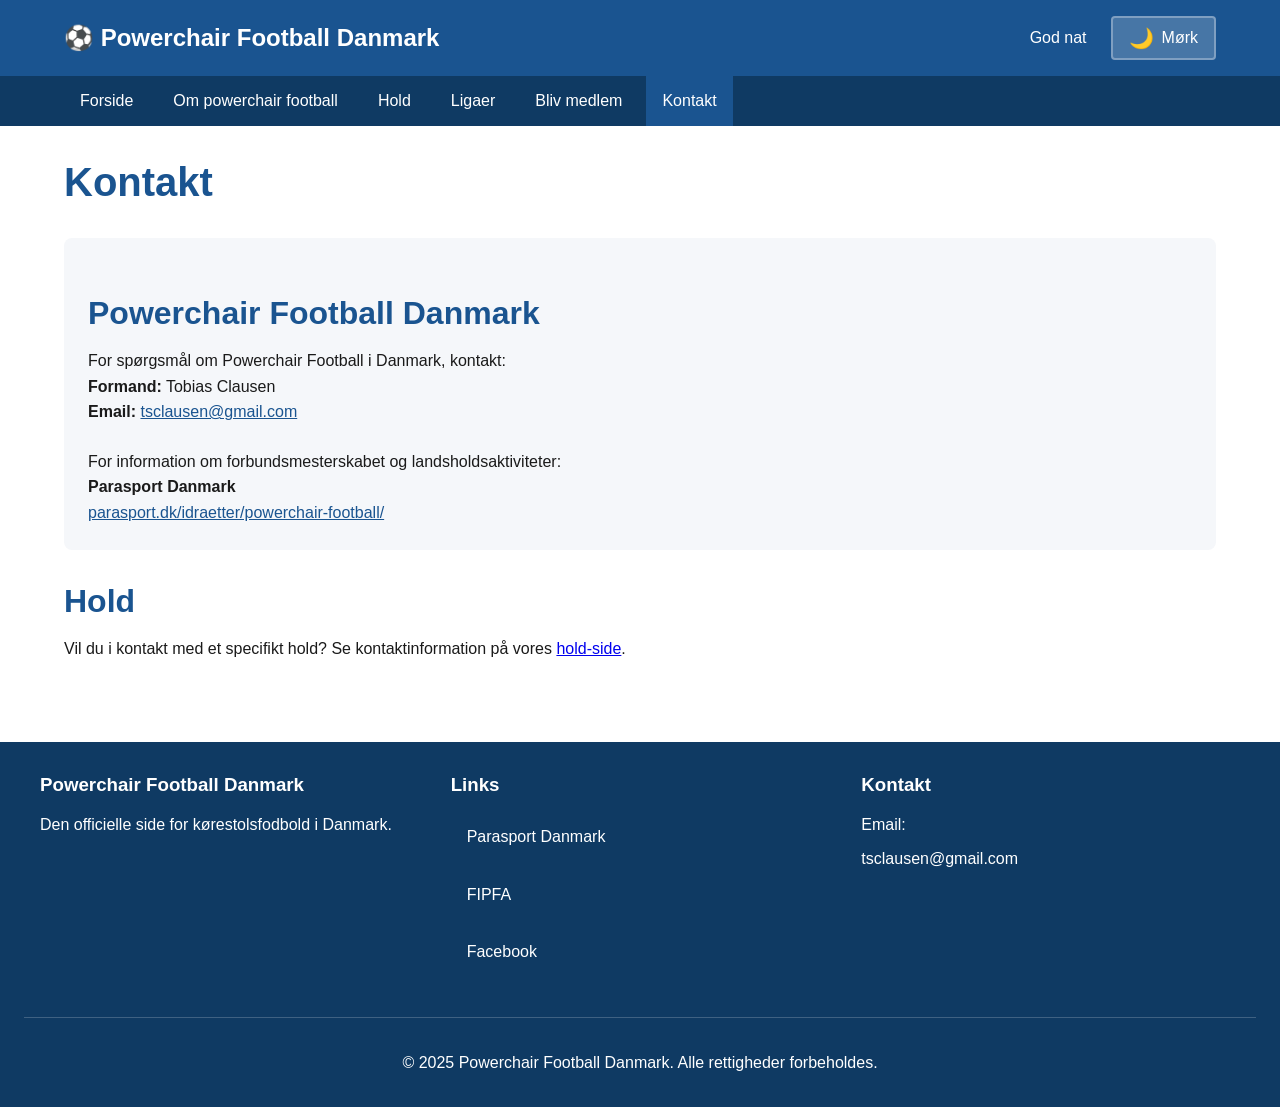
<file: contact.html>
<!DOCTYPE html>
<html lang="da">
<head>
    <meta charset="UTF-8">
    <meta name="viewport" content="width=device-width, initial-scale=1.0">
    <meta name="description" content="Kontakt - Kontakt Powerchair Football Danmark">
    <title>Kontakt | Powerchair Football Danmark</title>
    <link rel="stylesheet" href="./styles.css">
</head>
<body>
    <a href="#main" class="skip-link">Spring til hovedindhold</a>

    <header>
        <div class="header-content">
            <a href="./index.html" class="logo" aria-label="Powerchair Football Danmark - Forside">
                ⚽ Powerchair Football Danmark
            </a>
            <div class="header-right">
                <div role="status" aria-live="polite" aria-atomic="true">
                    <span id="greeting">God aften</span>
                </div>
                <button 
                    id="theme-toggle" 
                    class="theme-toggle" 
                    aria-label="Skift mellem lys og mørk tilstand"
                    aria-pressed="false">
                    <span class="theme-icon" aria-hidden="true">🌙</span>
                    <span id="theme-text">Mørk</span>
                </button>
            </div>
        </div>
    </header>

    <nav aria-label="Hovedmenu">
        <ul>
            <li><a href="./index.html">Forside</a></li>
            <li><a href="./about.html">Om powerchair football</a></li>
            <li><a href="./hold.html">Hold</a></li>
            <li><a href="./results.html">Ligaer</a></li>
            <li><a href="./join.html">Bliv medlem</a></li>
            <li><a href="./contact.html" aria-current="page">Kontakt</a></li>
        </ul>
    </nav>

    <main id="main">
        <h1>Kontakt</h1>
        
        <div class="contact-info">
            <h2>Powerchair Football Danmark</h2>
            <p>For spørgsmål om Powerchair Football i Danmark, kontakt:</p>
            <p><strong>Formand:</strong> Tobias Clausen<br>
            <strong>Email:</strong> <a href="mailto:tsclausen@gmail.com">tsclausen@gmail.com</a></p>
            
            <p style="margin-top: 1.5rem;">For information om forbundsmesterskabet og landsholdsaktiviteter:</p>
            <p><strong>Parasport Danmark</strong><br>
            <a href="https://parasport.dk/idraetter/powerchair-football/" target="_blank" rel="noopener noreferrer">parasport.dk/idraetter/powerchair-football/</a></p>
        </div>

        <h2>Hold</h2>
        <p>Vil du i kontakt med et specifikt hold? Se kontaktinformation på vores <a href="./hold.html">hold-side</a>.</p>
    </main>

    <footer>
        <div class="footer-content">
            <div>
                <h3>Powerchair Football Danmark</h3>
                <p>Den officielle side for kørestolsfodbold i Danmark.</p>
            </div>
            <nav aria-label="Footer links">
                <h3>Links</h3>
                <a href="https://parasport.dk" target="_blank" rel="noopener noreferrer">Parasport Danmark</a>
                <a href="https://fipfa.org" target="_blank" rel="noopener noreferrer">FIPFA</a>
                <a href="https://facebook.com/PowerchairFootballDanmark" target="_blank" rel="noopener noreferrer">Facebook</a>
            </nav>
            <div>
                <h3>Kontakt</h3>
                <p>Email: <a href="mailto:tsclausen@gmail.com">tsclausen@gmail.com</a></p>
            </div>
        </div>
        <div style="text-align: center; margin-top: 2rem; padding-top: 2rem; border-top: 1px solid rgba(255,255,255,0.2);">
            <p>&copy; 2025 Powerchair Football Danmark. Alle rettigheder forbeholdes.</p>
        </div>
    </footer>

    <script src="./script.js"></script>
</body>
</html>
</file>
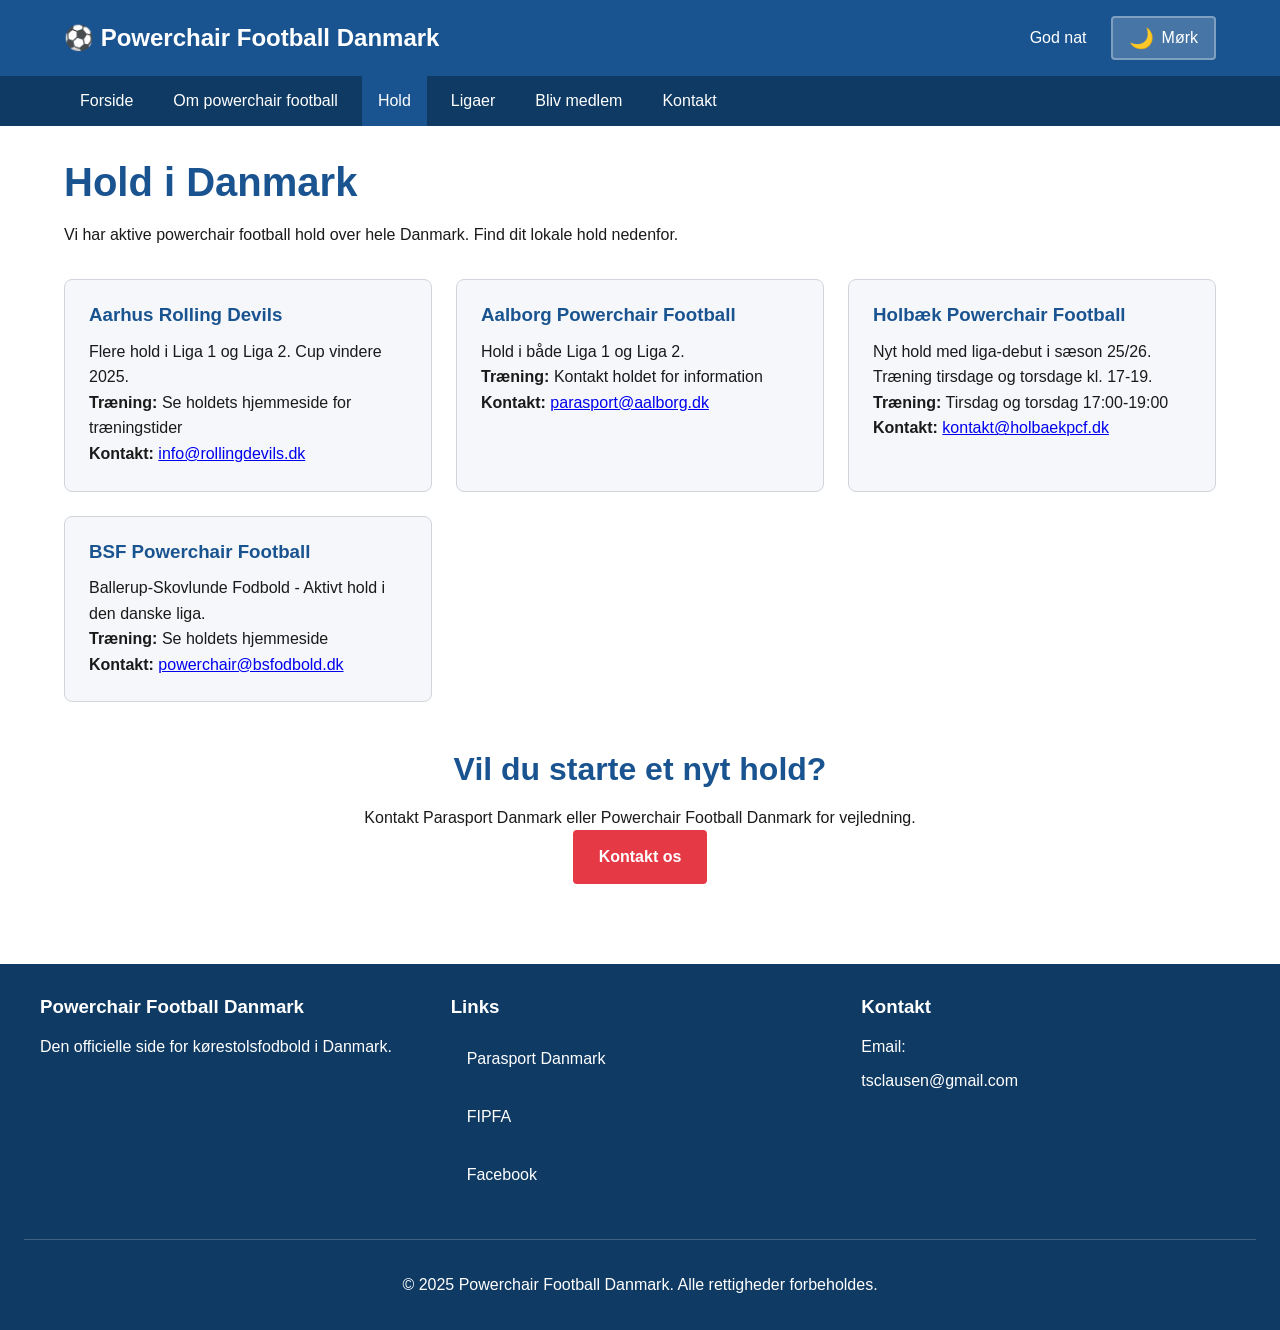
<file: hold.html>
<!DOCTYPE html>
<html lang="da">
<head>
    <meta charset="UTF-8">
    <meta name="viewport" content="width=device-width, initial-scale=1.0">
    <meta name="description" content="Hold i Danmark - Find dit lokale powerchair football hold">
    <title>Hold | Powerchair Football Danmark</title>
    <link rel="stylesheet" href="./styles.css">
</head>
<body>
    <a href="#main" class="skip-link">Spring til hovedindhold</a>

    <header>
        <div class="header-content">
            <a href="./index.html" class="logo" aria-label="Powerchair Football Danmark - Forside">
                ⚽ Powerchair Football Danmark
            </a>
            <div class="header-right">
                <div role="status" aria-live="polite" aria-atomic="true">
                    <span id="greeting">God aften</span>
                </div>
                <button 
                    id="theme-toggle" 
                    class="theme-toggle" 
                    aria-label="Skift mellem lys og mørk tilstand"
                    aria-pressed="false">
                    <span class="theme-icon" aria-hidden="true">🌙</span>
                    <span id="theme-text">Mørk</span>
                </button>
            </div>
        </div>
    </header>

    <nav aria-label="Hovedmenu">
        <ul>
            <li><a href="./index.html">Forside</a></li>
            <li><a href="./about.html">Om powerchair football</a></li>
            <li><a href="./hold.html" aria-current="page">Hold</a></li>
            <li><a href="./results.html">Ligaer</a></li>
            <li><a href="./join.html">Bliv medlem</a></li>
            <li><a href="./contact.html">Kontakt</a></li>
        </ul>
    </nav>

    <main id="main">
        <h1>Hold i Danmark</h1>
        <p>Vi har aktive powerchair football hold over hele Danmark. Find dit lokale hold nedenfor.</p>

        <div class="card-grid">
            <article class="card">
                <h3>Aarhus Rolling Devils</h3>
                <p>Flere hold i Liga 1 og Liga 2. Cup vindere 2025.</p>
                <p><strong>Kontakt:</strong> <a href="mailto:info@rollingdevils.dk">info@rollingdevils.dk</a></p>
            </article>
            <article class="card">
                <h3>Aalborg Powerchair Football</h3>
                <p>Hold i både Liga 1 og Liga 2.</p>
                <p><strong>Kontakt:</strong> Parasport Aalborg</p>
            </article>
            <article class="card">
                <h3>Holbæk Powerchair Football</h3>
                <p>Nyt hold med liga-debut i sæson 25/26.</p>
                <p><strong>Træning:</strong> Tirsdage og torsdage kl. 17-19</p>
                <p><strong>Kontakt:</strong> <a href="mailto:kontakt@holbaekpcf.dk">kontakt@holbaekpcf.dk</a></p>
            </article>
            <article class="card">
                <h3>BSF Powerchair Football</h3>
                <p>Ballerup-Skovlunde Fodbold - Aktivt hold i den danske liga.</p>
                <p><strong>Kontakt:</strong> <a href="mailto:powerchair@bsfodbold.dk">powerchair@bsfodbold.dk</a></p>
            </article>
        </div>

        <div style="margin-top: 3rem; text-align: center;">
            <h2>Vil du starte et nyt hold?</h2>
            <p>Kontakt Parasport Danmark eller Powerchair Football Danmark for vejledning.</p>
            <a href="./contact.html" class="btn">Kontakt os</a>
        </div>
    </main>

    <footer>
        <div class="footer-content">
            <div>
                <h3>Powerchair Football Danmark</h3>
                <p>Den officielle side for kørestolsfodbold i Danmark.</p>
            </div>
            <nav aria-label="Footer links">
                <h3>Links</h3>
                <a href="https://parasport.dk" target="_blank" rel="noopener noreferrer">Parasport Danmark</a>
                <a href="https://fipfa.org" target="_blank" rel="noopener noreferrer">FIPFA</a>
                <a href="https://facebook.com/PowerchairFootballDanmark" target="_blank" rel="noopener noreferrer">Facebook</a>
            </nav>
            <div>
                <h3>Kontakt</h3>
                <p>Email: <a href="mailto:tsclausen@gmail.com">tsclausen@gmail.com</a></p>
            </div>
        </div>
        <div style="text-align: center; margin-top: 2rem; padding-top: 2rem; border-top: 1px solid rgba(255,255,255,0.2);">
            <p>&copy; 2025 Powerchair Football Danmark. Alle rettigheder forbeholdes.</p>
        </div>
    </footer>

    <script src="./script.js"></script>
    <script>
        // Load teams dynamically
        async function loadTeams() {
            try {
                // Try localStorage first
                const stored = localStorage.getItem('pcfb_teams');
                let teams;
                
                if (stored) {
                    teams = JSON.parse(stored);
                } else {
                    const response = await fetch('./data/teams.json');
                    teams = await response.json();
                }
                
                const teamsGrid = document.querySelector('.card-grid');
                
                teamsGrid.innerHTML = teams.map(team => `
                    <article class="card">
                        <h3>${team.name}</h3>
                        <p>${team.description}</p>
                        ${team.training ? `<p><strong>Træning:</strong> ${team.training}</p>` : ''}
                        ${team.contact ? `<p><strong>Kontakt:</strong> <a href="mailto:${team.contact}">${team.contact}</a></p>` : ''}
                    </article>
                `).join('');
            } catch (error) {
                console.error('Failed to load teams:', error);
            }
        }

        loadTeams();
    </script>
</body>
</html>
</file>
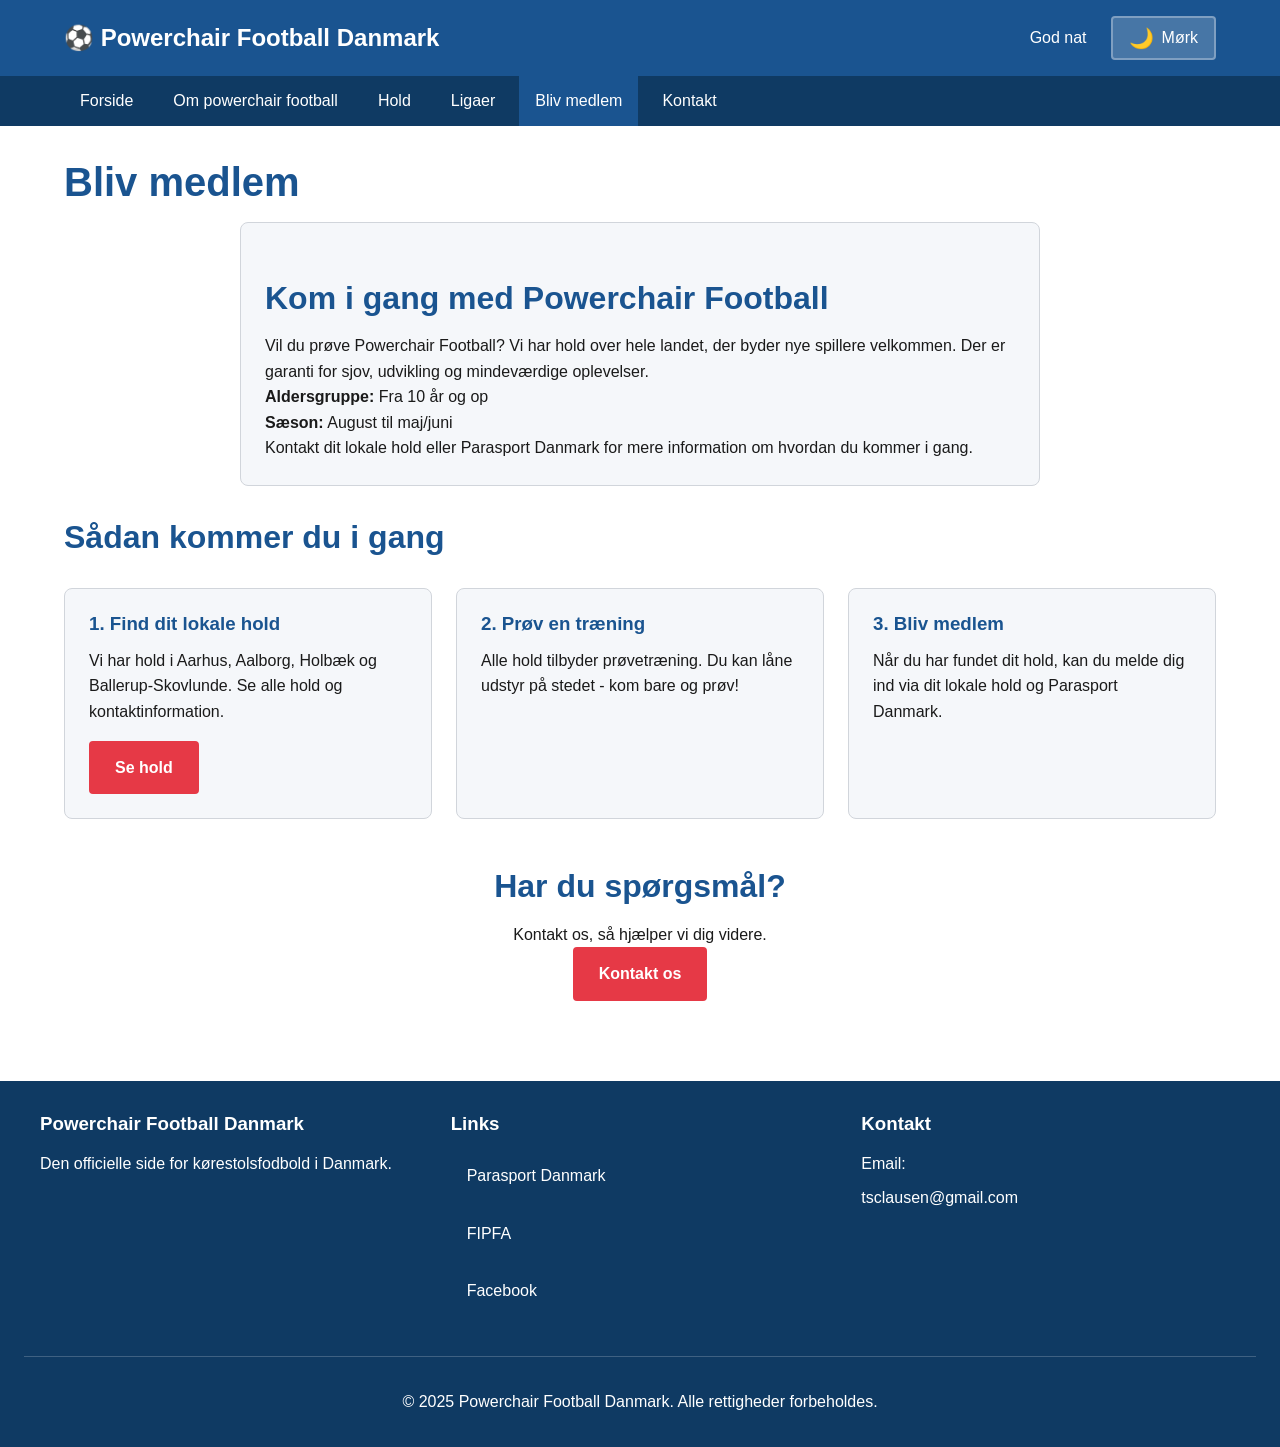
<file: join.html>
<!DOCTYPE html>
<html lang="da">
<head>
    <meta charset="UTF-8">
    <meta name="viewport" content="width=device-width, initial-scale=1.0">
    <meta name="description" content="Bliv medlem - Kom i gang med Powerchair Football i Danmark">
    <title>Bliv medlem | Powerchair Football Danmark</title>
    <link rel="stylesheet" href="./styles.css">
</head>
<body>
    <a href="#main" class="skip-link">Spring til hovedindhold</a>

    <header>
        <div class="header-content">
            <a href="./index.html" class="logo" aria-label="Powerchair Football Danmark - Forside">
                ⚽ Powerchair Football Danmark
            </a>
            <div class="header-right">
                <div role="status" aria-live="polite" aria-atomic="true">
                    <span id="greeting">God aften</span>
                </div>
                <button 
                    id="theme-toggle" 
                    class="theme-toggle" 
                    aria-label="Skift mellem lys og mørk tilstand"
                    aria-pressed="false">
                    <span class="theme-icon" aria-hidden="true">🌙</span>
                    <span id="theme-text">Mørk</span>
                </button>
            </div>
        </div>
    </header>

    <nav aria-label="Hovedmenu">
        <ul>
            <li><a href="./index.html">Forside</a></li>
            <li><a href="./about.html">Om powerchair football</a></li>
            <li><a href="./hold.html">Hold</a></li>
            <li><a href="./results.html">Ligaer</a></li>
            <li><a href="./join.html" aria-current="page">Bliv medlem</a></li>
            <li><a href="./contact.html">Kontakt</a></li>
        </ul>
    </nav>

    <main id="main">
        <h1>Bliv medlem</h1>
        
        <div class="card" style="max-width: 800px; margin: 0 auto 2rem;">
            <h2>Kom i gang med Powerchair Football</h2>
            <p>Vil du prøve Powerchair Football? Vi har hold over hele landet, der byder nye spillere velkommen. Der er garanti for sjov, udvikling og mindeværdige oplevelser.</p>
            <p><strong>Aldersgruppe:</strong> Fra 10 år og op</p>
            <p><strong>Sæson:</strong> August til maj/juni</p>
            <p>Kontakt dit lokale hold eller Parasport Danmark for mere information om hvordan du kommer i gang.</p>
        </div>

        <h2>Sådan kommer du i gang</h2>
        <div class="card-grid">
            <article class="card">
                <h3>1. Find dit lokale hold</h3>
                <p>Vi har hold i Aarhus, Aalborg, Holbæk og Ballerup-Skovlunde. Se alle hold og kontaktinformation.</p>
                <a href="./hold.html" class="btn" style="margin-top: 1rem;">Se hold</a>
            </article>
            <article class="card">
                <h3>2. Prøv en træning</h3>
                <p>Alle hold tilbyder prøvetræning. Du kan låne udstyr på stedet - kom bare og prøv!</p>
            </article>
            <article class="card">
                <h3>3. Bliv medlem</h3>
                <p>Når du har fundet dit hold, kan du melde dig ind via dit lokale hold og Parasport Danmark.</p>
            </article>
        </div>

        <div style="margin-top: 3rem; text-align: center;">
            <h2>Har du spørgsmål?</h2>
            <p>Kontakt os, så hjælper vi dig videre.</p>
            <a href="./contact.html" class="btn">Kontakt os</a>
        </div>
    </main>

    <footer>
        <div class="footer-content">
            <div>
                <h3>Powerchair Football Danmark</h3>
                <p>Den officielle side for kørestolsfodbold i Danmark.</p>
            </div>
            <nav aria-label="Footer links">
                <h3>Links</h3>
                <a href="https://parasport.dk" target="_blank" rel="noopener noreferrer">Parasport Danmark</a>
                <a href="https://fipfa.org" target="_blank" rel="noopener noreferrer">FIPFA</a>
                <a href="https://facebook.com/PowerchairFootballDanmark" target="_blank" rel="noopener noreferrer">Facebook</a>
            </nav>
            <div>
                <h3>Kontakt</h3>
                <p>Email: <a href="mailto:tsclausen@gmail.com">tsclausen@gmail.com</a></p>
            </div>
        </div>
        <div style="text-align: center; margin-top: 2rem; padding-top: 2rem; border-top: 1px solid rgba(255,255,255,0.2);">
            <p>&copy; 2025 Powerchair Football Danmark. Alle rettigheder forbeholdes.</p>
        </div>
    </footer>

    <script src="./script.js"></script>
</body>
</html>
</file>
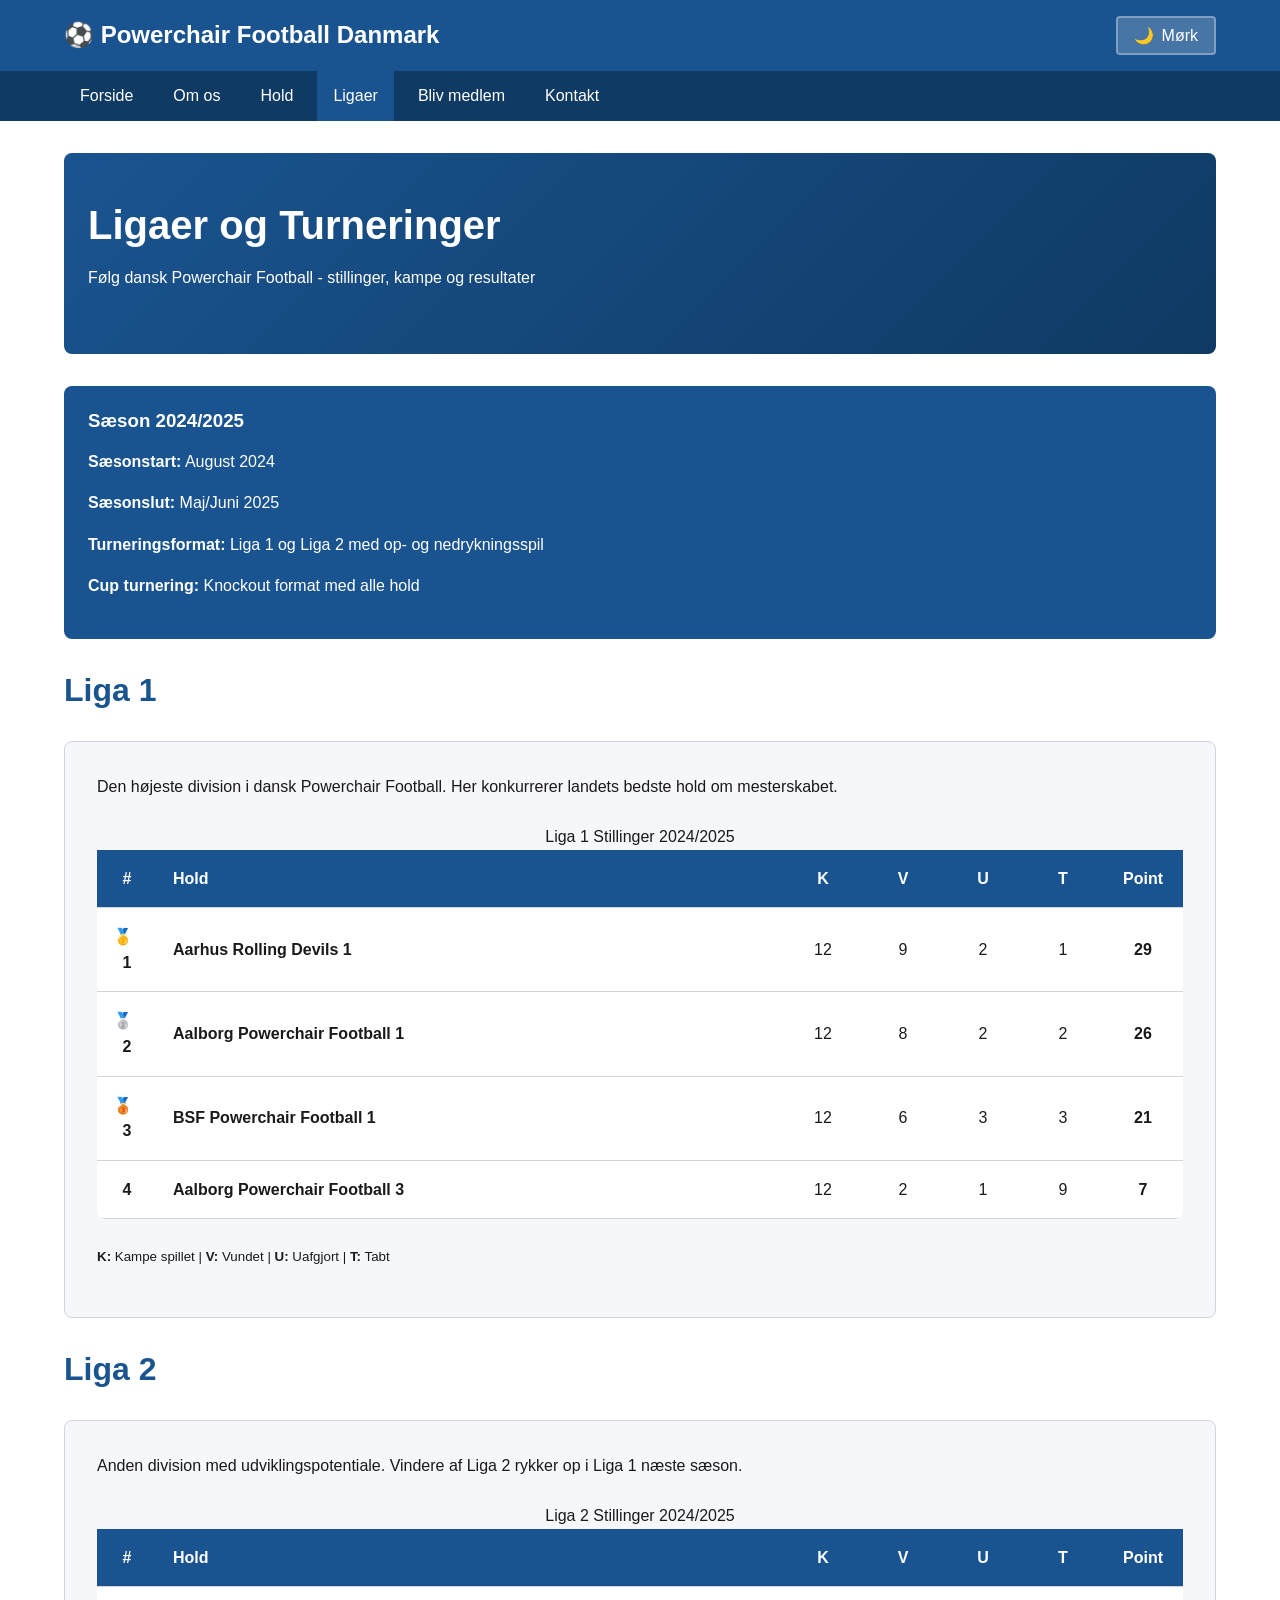
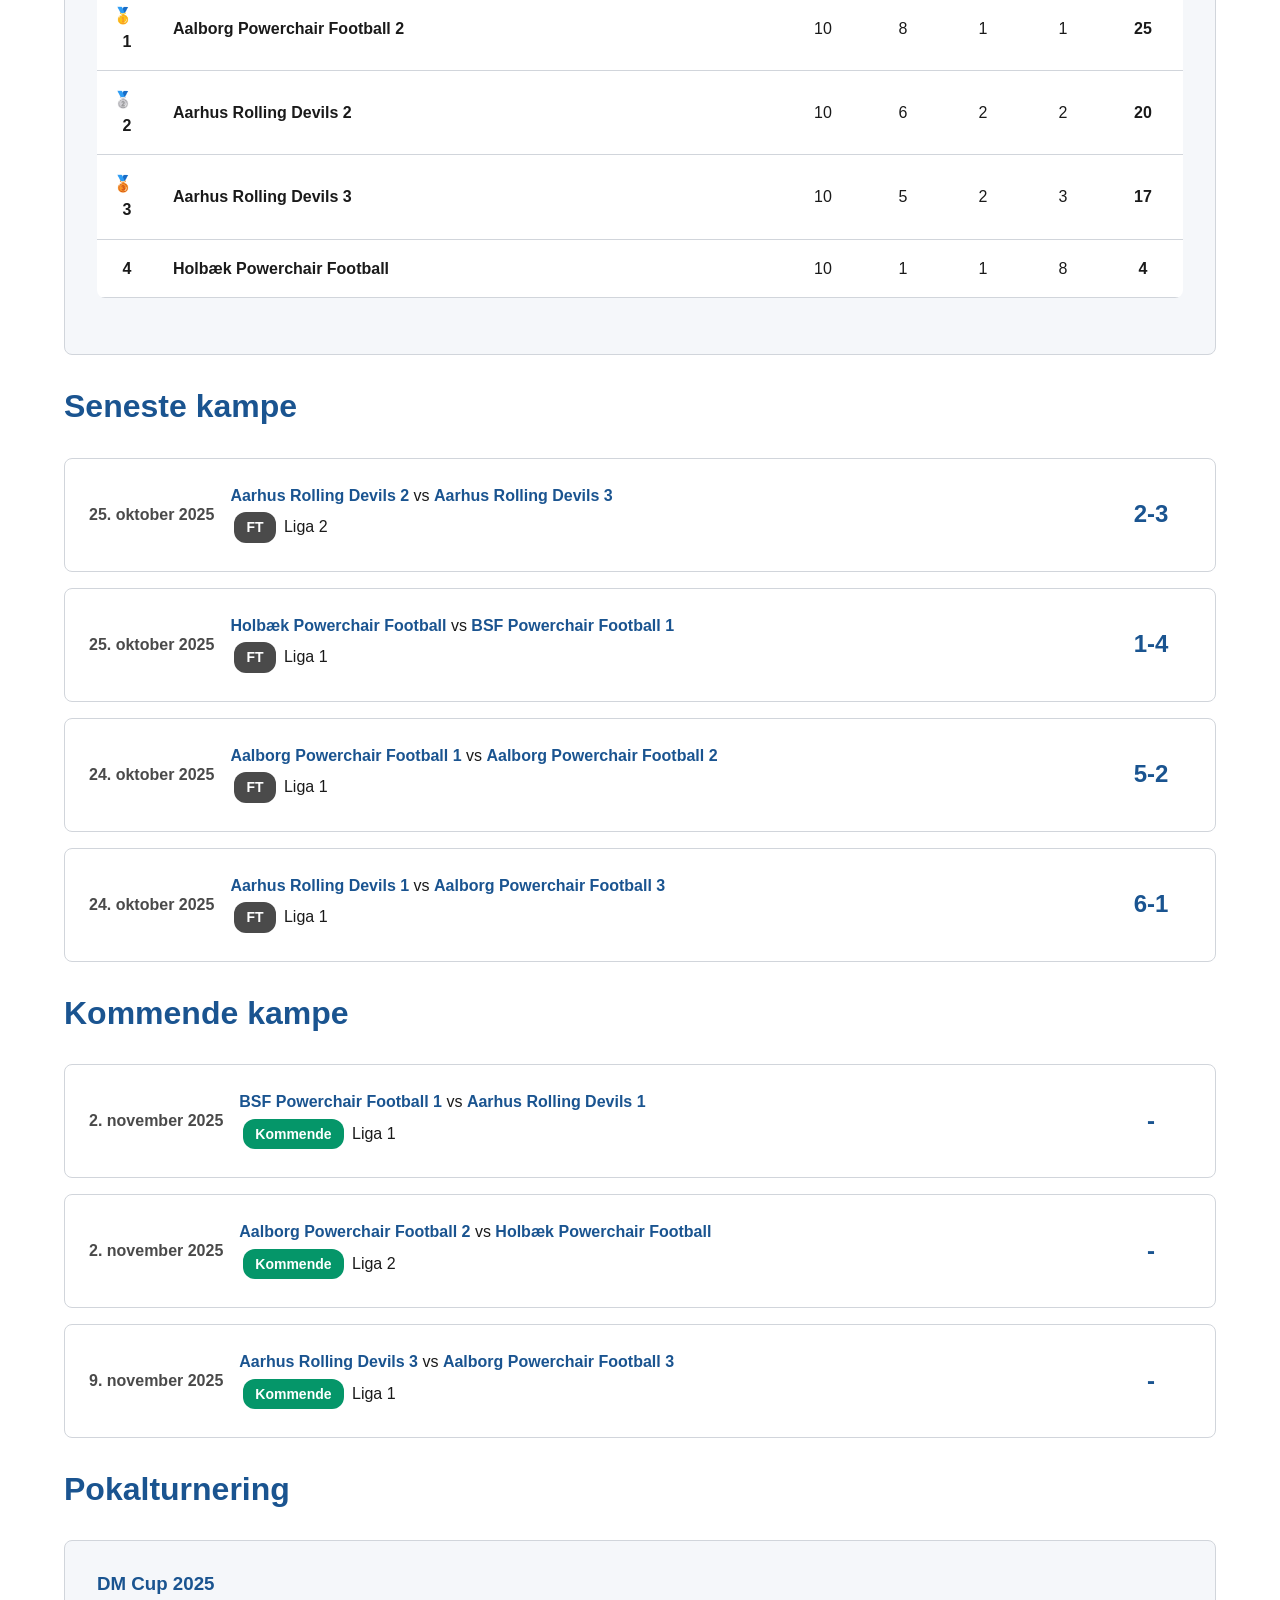
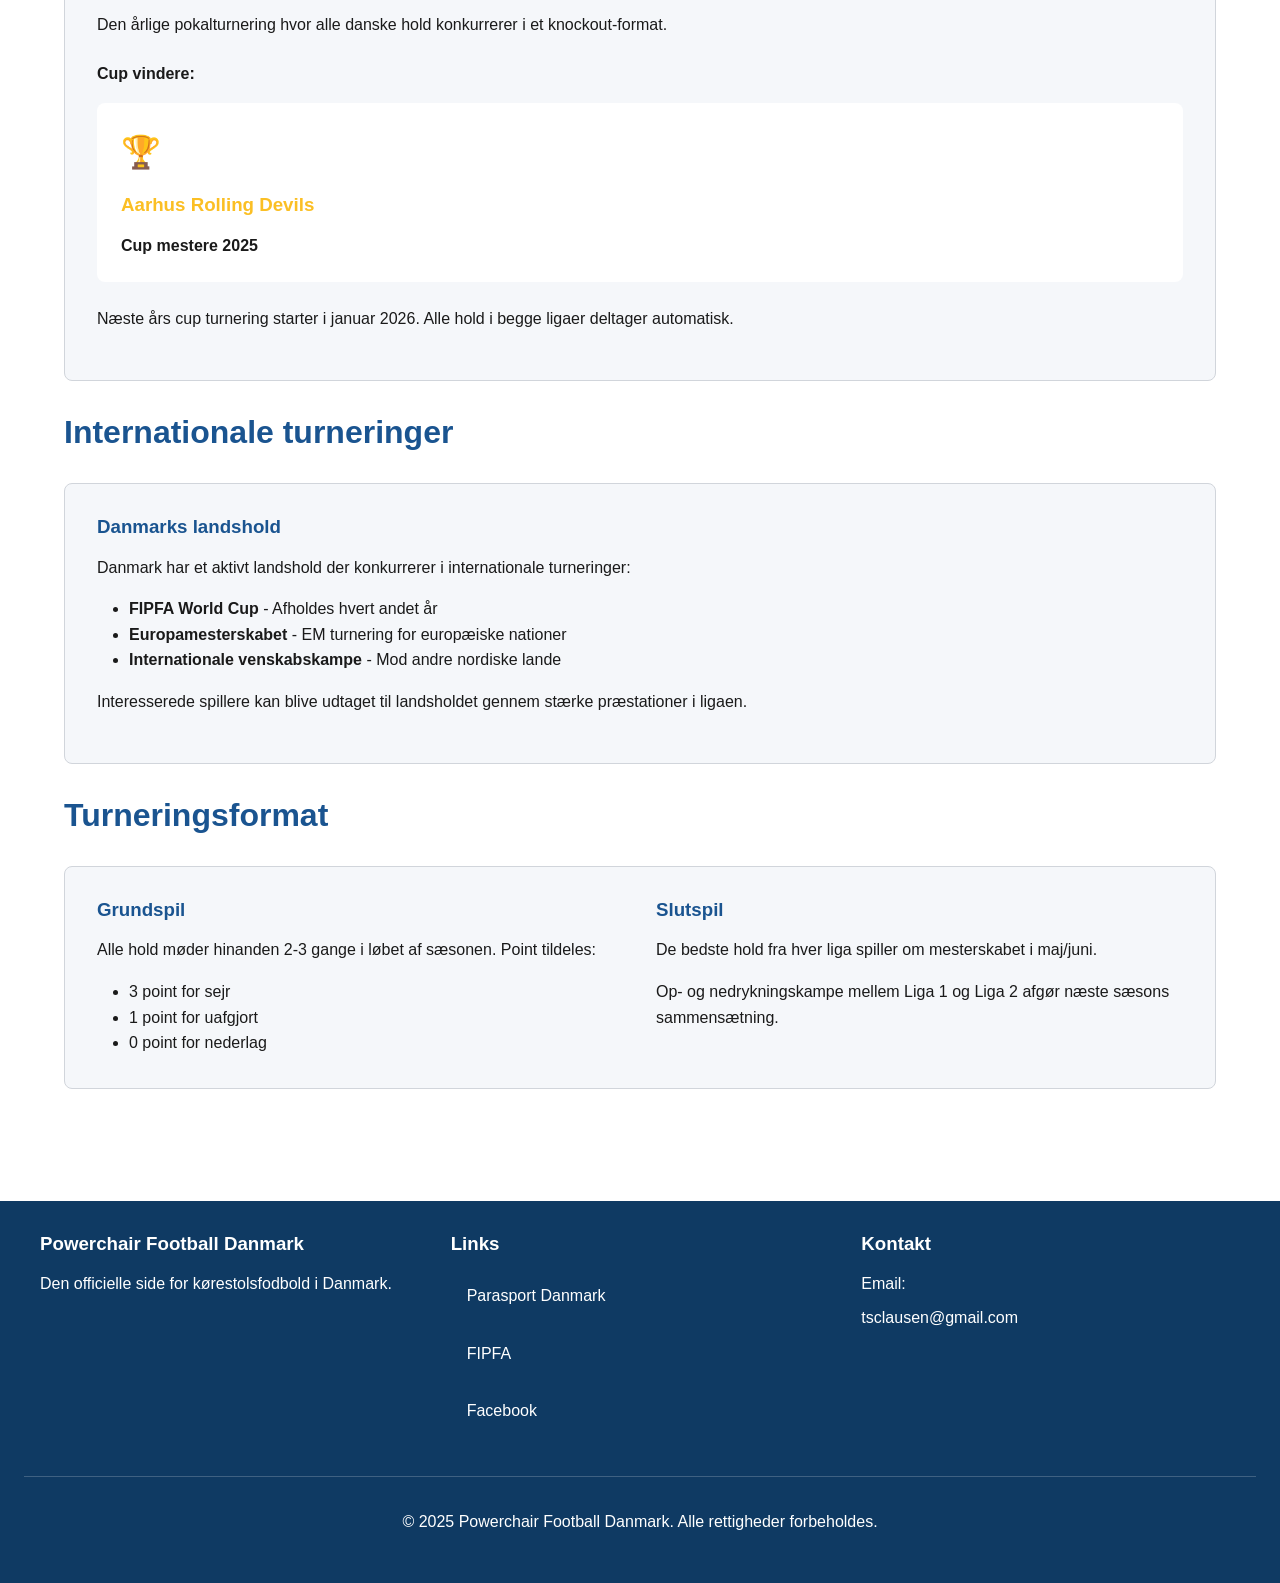
<file: ligaer.html>
<!DOCTYPE html>
<html lang="da">
<head>
    <meta charset="UTF-8">
    <meta name="viewport" content="width=device-width, initial-scale=1.0">
    <meta name="description" content="Oversigt over Powerchair Football ligaer i Danmark - Liga 1, Liga 2 og Cup turneringer.">
    <title>Ligaer og Turneringer | Powerchair Football Danmark</title>
    <style>
        :root {
            --primary: #1a5490;
            --primary-dark: #0f3a63;
            --secondary: #e63946;
            --text: #1a1a1a;
            --text-light: #4a4a4a;
            --bg: #ffffff;
            --bg-alt: #f5f7fa;
            --border: #d1d5db;
            --success: #059669;
            --gold: #fbbf24;
            --silver: #9ca3af;
            --bronze: #f97316;
        }

        [data-theme="dark"] {
            --primary: #4a9eff;
            --primary-dark: #2563eb;
            --secondary: #ff6b78;
            --text: #e5e7eb;
            --text-light: #d1d5db;
            --bg: #0f172a;
            --bg-alt: #1e293b;
            --border: #334155;
            --success: #10b981;
            --gold: #fde047;
            --silver: #d1d5db;
            --bronze: #fb923c;
        }

        * {
            margin: 0;
            padding: 0;
            box-sizing: border-box;
        }

        body {
            font-family: -apple-system, BlinkMacSystemFont, 'Segoe UI', Roboto, 'Helvetica Neue', Arial, sans-serif;
            line-height: 1.6;
            color: var(--text);
            background: var(--bg);
            transition: background-color 0.3s, color 0.3s;
        }

        .skip-link {
            position: absolute;
            top: -40px;
            left: 0;
            background: var(--primary);
            color: white;
            padding: 8px 16px;
            text-decoration: none;
            z-index: 100;
            border-radius: 0 0 4px 0;
        }

        .skip-link:focus {
            top: 0;
        }

        header {
            background: var(--primary);
            color: white;
            padding: 1rem 0;
            box-shadow: 0 2px 8px rgba(0,0,0,0.1);
        }

        .header-content {
            max-width: 1200px;
            margin: 0 auto;
            padding: 0 1.5rem;
            display: flex;
            justify-content: space-between;
            align-items: center;
            flex-wrap: wrap;
            gap: 1rem;
        }

        .logo {
            font-size: 1.5rem;
            font-weight: bold;
            text-decoration: none;
            color: white;
        }

        .theme-toggle {
            background: rgba(255, 255, 255, 0.2);
            border: 2px solid rgba(255, 255, 255, 0.3);
            color: white;
            padding: 0.5rem 1rem;
            border-radius: 4px;
            cursor: pointer;
            font-size: 1rem;
            display: flex;
            align-items: center;
            gap: 0.5rem;
            transition: all 0.2s;
        }

        nav {
            background: var(--primary-dark);
        }

        nav ul {
            list-style: none;
            max-width: 1200px;
            margin: 0 auto;
            padding: 0 1.5rem;
            display: flex;
            flex-wrap: wrap;
            gap: 0.5rem;
        }

        nav a {
            display: block;
            color: white;
            text-decoration: none;
            padding: 0.75rem 1rem;
            transition: background-color 0.2s;
        }

        nav a:hover,
        nav a:focus,
        nav a[aria-current="page"] {
            background: var(--primary);
        }

        main {
            max-width: 1200px;
            margin: 0 auto;
            padding: 2rem 1.5rem;
        }

        h1, h2, h3 {
            margin-bottom: 1rem;
            line-height: 1.2;
            color: var(--primary);
        }

        h1 {
            font-size: clamp(1.75rem, 4vw, 2.5rem);
        }

        h2 {
            font-size: clamp(1.5rem, 3vw, 2rem);
            margin-top: 2rem;
        }

        p {
            margin-bottom: 1rem;
        }

        .page-header {
            background: linear-gradient(135deg, var(--primary) 0%, var(--primary-dark) 100%);
            color: white;
            padding: 3rem 1.5rem;
            border-radius: 8px;
            margin-bottom: 2rem;
        }

        .page-header h1 {
            color: white;
        }

        .league-card {
            background: var(--bg-alt);
            border: 1px solid var(--border);
            border-radius: 8px;
            padding: 2rem;
            margin: 2rem 0;
        }

        .standings-table {
            width: 100%;
            border-collapse: collapse;
            margin: 1.5rem 0;
            background: var(--bg);
            border-radius: 8px;
            overflow: hidden;
        }

        .standings-table th,
        .standings-table td {
            padding: 1rem;
            text-align: left;
            border-bottom: 1px solid var(--border);
        }

        .standings-table th {
            background: var(--primary);
            color: white;
            font-weight: 600;
        }

        .standings-table tr:hover {
            background: var(--bg-alt);
        }

        .standings-table .position {
            font-weight: 700;
            text-align: center;
            width: 50px;
        }

        .standings-table .team-name {
            font-weight: 600;
        }

        .standings-table .stats {
            text-align: center;
            width: 80px;
        }

        .trophy {
            margin-right: 0.5rem;
        }

        .gold-trophy {
            color: var(--gold);
        }

        .silver-trophy {
            color: var(--silver);
        }

        .bronze-trophy {
            color: var(--bronze);
        }

        .schedule-section {
            margin: 2rem 0;
        }

        .match-card {
            background: var(--bg);
            border: 1px solid var(--border);
            border-radius: 8px;
            padding: 1.5rem;
            margin: 1rem 0;
            display: flex;
            justify-content: space-between;
            align-items: center;
            flex-wrap: wrap;
            gap: 1rem;
        }

        .match-date {
            font-weight: 600;
            color: var(--text-light);
            min-width: 120px;
        }

        .match-teams {
            flex: 1;
            min-width: 250px;
        }

        .match-teams strong {
            color: var(--primary);
        }

        .match-score {
            font-size: 1.5rem;
            font-weight: 700;
            color: var(--primary);
            min-width: 80px;
            text-align: center;
        }

        .badge {
            display: inline-block;
            padding: 0.25rem 0.75rem;
            border-radius: 12px;
            font-size: 0.875rem;
            font-weight: 600;
            margin: 0.25rem;
        }

        .badge-live {
            background: var(--secondary);
            color: white;
            animation: pulse 2s infinite;
        }

        .badge-upcoming {
            background: var(--success);
            color: white;
        }

        .badge-finished {
            background: var(--text-light);
            color: white;
        }

        @keyframes pulse {
            0%, 100% {
                opacity: 1;
            }
            50% {
                opacity: 0.7;
            }
        }

        .info-box {
            background: var(--primary);
            color: white;
            padding: 1.5rem;
            border-radius: 8px;
            margin: 2rem 0;
        }

        .info-box h3 {
            color: white;
        }

        footer {
            background: var(--primary-dark);
            color: white;
            padding: 2rem 1.5rem;
            margin-top: 3rem;
        }

        .footer-content {
            max-width: 1200px;
            margin: 0 auto;
            display: grid;
            grid-template-columns: repeat(auto-fit, minmax(250px, 1fr));
            gap: 2rem;
        }

        footer h3 {
            color: white;
        }

        footer a {
            color: white;
            text-decoration: none;
            display: block;
            margin: 0.5rem 0;
        }

        @media (max-width: 768px) {
            .standings-table {
                font-size: 0.875rem;
            }

            .standings-table th,
            .standings-table td {
                padding: 0.5rem;
            }

            .match-card {
                flex-direction: column;
                align-items: flex-start;
            }

            .match-score {
                font-size: 1.25rem;
            }

            nav ul {
                flex-direction: column;
                gap: 0;
            }

            nav a {
                padding: 1rem;
                border-bottom: 1px solid var(--primary);
            }
        }

        *:focus-visible {
            outline: 2px solid var(--primary);
            outline-offset: 2px;
        }

        @media (prefers-reduced-motion: reduce) {
            * {
                animation-duration: 0.01ms !important;
                transition-duration: 0.01ms !important;
            }

            .badge-live {
                animation: none;
            }
        }

        @media (prefers-color-scheme: dark) {
            :root:not([data-theme="light"]) {
                --primary: #4a9eff;
                --primary-dark: #2563eb;
                --secondary: #ff6b78;
                --text: #e5e7eb;
                --text-light: #d1d5db;
                --bg: #0f172a;
                --bg-alt: #1e293b;
                --border: #334155;
                --success: #10b981;
                --gold: #fde047;
                --silver: #d1d5db;
                --bronze: #fb923c;
            }
        }
    </style>
</head>
<body>
    <a href="#main" class="skip-link">Spring til hovedindhold</a>

    <header>
        <div class="header-content">
            <a href="index.html" class="logo">⚽ Powerchair Football Danmark</a>
            <button id="theme-toggle" class="theme-toggle" aria-label="Skift tema" aria-pressed="false">
                <span class="theme-icon" aria-hidden="true">🌙</span>
                <span id="theme-text">Mørk</span>
            </button>
        </div>
    </header>

    <nav aria-label="Hovedmenu">
        <ul>
            <li><a href="index.html">Forside</a></li>
            <li><a href="about.html">Om os</a></li>
            <li><a href="teams.html">Hold</a></li>
            <li><a href="leagues.html" aria-current="page">Ligaer</a></li>
            <li><a href="join.html">Bliv medlem</a></li>
            <li><a href="contact.html">Kontakt</a></li>
        </ul>
    </nav>

    <main id="main">
        <div class="page-header">
            <h1>Ligaer og Turneringer</h1>
            <p>Følg dansk Powerchair Football - stillinger, kampe og resultater</p>
        </div>

        <section aria-labelledby="season-info">
            <div class="info-box">
                <h3>Sæson 2024/2025</h3>
                <p><strong>Sæsonstart:</strong> August 2024</p>
                <p><strong>Sæsonslut:</strong> Maj/Juni 2025</p>
                <p><strong>Turneringsformat:</strong> Liga 1 og Liga 2 med op- og nedrykningsspil</p>
                <p><strong>Cup turnering:</strong> Knockout format med alle hold</p>
            </div>
        </section>

        <section aria-labelledby="liga1">
            <h2 id="liga1">Liga 1</h2>
            <div class="league-card">
                <p>Den højeste division i dansk Powerchair Football. Her konkurrerer landets bedste hold om mesterskabet.</p>
                
                <table class="standings-table">
                    <caption class="sr-only">Liga 1 Stillinger 2024/2025</caption>
                    <thead>
                        <tr>
                            <th scope="col" class="position">#</th>
                            <th scope="col">Hold</th>
                            <th scope="col" class="stats">K</th>
                            <th scope="col" class="stats">V</th>
                            <th scope="col" class="stats">U</th>
                            <th scope="col" class="stats">T</th>
                            <th scope="col" class="stats">Point</th>
                        </tr>
                    </thead>
                    <tbody>
                        <tr>
                            <td class="position"><span class="trophy gold-trophy" aria-label="Førsteplads">🥇</span>1</td>
                            <td class="team-name">Aarhus Rolling Devils 1</td>
                            <td class="stats">12</td>
                            <td class="stats">9</td>
                            <td class="stats">2</td>
                            <td class="stats">1</td>
                            <td class="stats"><strong>29</strong></td>
                        </tr>
                        <tr>
                            <td class="position"><span class="trophy silver-trophy" aria-label="Andenplads">🥈</span>2</td>
                            <td class="team-name">Aalborg Powerchair Football 1</td>
                            <td class="stats">12</td>
                            <td class="stats">8</td>
                            <td class="stats">2</td>
                            <td class="stats">2</td>
                            <td class="stats"><strong>26</strong></td>
                        </tr>
                        <tr>
                            <td class="position"><span class="trophy bronze-trophy" aria-label="Tredjeplads">🥉</span>3</td>
                            <td class="team-name">BSF Powerchair Football 1</td>
                            <td class="stats">12</td>
                            <td class="stats">6</td>
                            <td class="stats">3</td>
                            <td class="stats">3</td>
                            <td class="stats"><strong>21</strong></td>
                        </tr>
                        <tr>
                            <td class="position">4</td>
                            <td class="team-name">Aalborg Powerchair Football 3</td>
                            <td class="stats">12</td>
                            <td class="stats">2</td>
                            <td class="stats">1</td>
                            <td class="stats">9</td>
                            <td class="stats"><strong>7</strong></td>
                        </tr>
                    </tbody>
                </table>
                <p style="margin-top: 1rem;"><small><strong>K:</strong> Kampe spillet | <strong>V:</strong> Vundet | <strong>U:</strong> Uafgjort | <strong>T:</strong> Tabt</small></p>
            </div>
        </section>

        <section aria-labelledby="liga2">
            <h2 id="liga2">Liga 2</h2>
            <div class="league-card">
                <p>Anden division med udviklingspotentiale. Vindere af Liga 2 rykker op i Liga 1 næste sæson.</p>
                
                <table class="standings-table">
                    <caption class="sr-only">Liga 2 Stillinger 2024/2025</caption>
                    <thead>
                        <tr>
                            <th scope="col" class="position">#</th>
                            <th scope="col">Hold</th>
                            <th scope="col" class="stats">K</th>
                            <th scope="col" class="stats">V</th>
                            <th scope="col" class="stats">U</th>
                            <th scope="col" class="stats">T</th>
                            <th scope="col" class="stats">Point</th>
                        </tr>
                    </thead>
                    <tbody>
                        <tr>
                            <td class="position"><span class="trophy gold-trophy" aria-label="Førsteplads">🥇</span>1</td>
                            <td class="team-name">Aalborg Powerchair Football 2</td>
                            <td class="stats">10</td>
                            <td class="stats">8</td>
                            <td class="stats">1</td>
                            <td class="stats">1</td>
                            <td class="stats"><strong>25</strong></td>
                        </tr>
                        <tr>
                            <td class="position"><span class="trophy silver-trophy" aria-label="Andenplads">🥈</span>2</td>
                            <td class="team-name">Aarhus Rolling Devils 2</td>
                            <td class="stats">10</td>
                            <td class="stats">6</td>
                            <td class="stats">2</td>
                            <td class="stats">2</td>
                            <td class="stats"><strong>20</strong></td>
                        </tr>
                        <tr>
                            <td class="position"><span class="trophy bronze-trophy" aria-label="Tredjeplads">🥉</span>3</td>
                            <td class="team-name">Aarhus Rolling Devils 3</td>
                            <td class="stats">10</td>
                            <td class="stats">5</td>
                            <td class="stats">2</td>
                            <td class="stats">3</td>
                            <td class="stats"><strong>17</strong></td>
                        </tr>
                        <tr>
                            <td class="position">4</td>
                            <td class="team-name">Holbæk Powerchair Football</td>
                            <td class="stats">10</td>
                            <td class="stats">1</td>
                            <td class="stats">1</td>
                            <td class="stats">8</td>
                            <td class="stats"><strong>4</strong></td>
                        </tr>
                    </tbody>
                </table>
            </div>
        </section>

        <section aria-labelledby="recent-matches">
            <h2 id="recent-matches">Seneste kampe</h2>
            <div class="schedule-section">
                <article class="match-card">
                    <div class="match-date">25. oktober 2025</div>
                    <div class="match-teams">
                        <strong>Aarhus Rolling Devils 2</strong> vs <strong>Aarhus Rolling Devils 3</strong>
                        <div><span class="badge badge-finished">FT</span> Liga 2</div>
                    </div>
                    <div class="match-score">2-3</div>
                </article>

                <article class="match-card">
                    <div class="match-date">25. oktober 2025</div>
                    <div class="match-teams">
                        <strong>Holbæk Powerchair Football</strong> vs <strong>BSF Powerchair Football 1</strong>
                        <div><span class="badge badge-finished">FT</span> Liga 1</div>
                    </div>
                    <div class="match-score">1-4</div>
                </article>

                <article class="match-card">
                    <div class="match-date">24. oktober 2025</div>
                    <div class="match-teams">
                        <strong>Aalborg Powerchair Football 1</strong> vs <strong>Aalborg Powerchair Football 2</strong>
                        <div><span class="badge badge-finished">FT</span> Liga 1</div>
                    </div>
                    <div class="match-score">5-2</div>
                </article>

                <article class="match-card">
                    <div class="match-date">24. oktober 2025</div>
                    <div class="match-teams">
                        <strong>Aarhus Rolling Devils 1</strong> vs <strong>Aalborg Powerchair Football 3</strong>
                        <div><span class="badge badge-finished">FT</span> Liga 1</div>
                    </div>
                    <div class="match-score">6-1</div>
                </article>
            </div>
        </section>

        <section aria-labelledby="upcoming">
            <h2 id="upcoming">Kommende kampe</h2>
            <div class="schedule-section">
                <article class="match-card">
                    <div class="match-date">2. november 2025</div>
                    <div class="match-teams">
                        <strong>BSF Powerchair Football 1</strong> vs <strong>Aarhus Rolling Devils 1</strong>
                        <div><span class="badge badge-upcoming">Kommende</span> Liga 1</div>
                    </div>
                    <div class="match-score">-</div>
                </article>

                <article class="match-card">
                    <div class="match-date">2. november 2025</div>
                    <div class="match-teams">
                        <strong>Aalborg Powerchair Football 2</strong> vs <strong>Holbæk Powerchair Football</strong>
                        <div><span class="badge badge-upcoming">Kommende</span> Liga 2</div>
                    </div>
                    <div class="match-score">-</div>
                </article>

                <article class="match-card">
                    <div class="match-date">9. november 2025</div>
                    <div class="match-teams">
                        <strong>Aarhus Rolling Devils 3</strong> vs <strong>Aalborg Powerchair Football 3</strong>
                        <div><span class="badge badge-upcoming">Kommende</span> Liga 1</div>
                    </div>
                    <div class="match-score">-</div>
                </article>
            </div>
        </section>

        <section aria-labelledby="cup">
            <h2 id="cup">Pokalturnering</h2>
            <div class="league-card">
                <h3>DM Cup 2025</h3>
                <p>Den årlige pokalturnering hvor alle danske hold konkurrerer i et knockout-format.</p>
                
                <div style="margin: 1.5rem 0;">
                    <h4>Cup vindere:</h4>
                    <div style="background: var(--bg); padding: 1.5rem; border-radius: 8px; margin-top: 1rem;">
                        <p><span class="trophy gold-trophy" style="font-size: 2rem;">🏆</span></p>
                        <h3 style="color: var(--gold); margin-top: 0.5rem;">Aarhus Rolling Devils</h3>
                        <p style="margin: 0;"><strong>Cup mestere 2025</strong></p>
                    </div>
                </div>

                <p style="margin-top: 1.5rem;">Næste års cup turnering starter i januar 2026. Alle hold i begge ligaer deltager automatisk.</p>
            </div>
        </section>

        <section aria-labelledby="international">
            <h2 id="international">Internationale turneringer</h2>
            <div class="league-card">
                <h3>Danmarks landshold</h3>
                <p>Danmark har et aktivt landshold der konkurrerer i internationale turneringer:</p>
                <ul style="margin-left: 2rem; margin-top: 1rem;">
                    <li><strong>FIPFA World Cup</strong> - Afholdes hvert andet år</li>
                    <li><strong>Europamesterskabet</strong> - EM turnering for europæiske nationer</li>
                    <li><strong>Internationale venskabskampe</strong> - Mod andre nordiske lande</li>
                </ul>
                <p style="margin-top: 1rem;">Interesserede spillere kan blive udtaget til landsholdet gennem stærke præstationer i ligaen.</p>
            </div>
        </section>

        <section aria-labelledby="rules">
            <h2 id="rules">Turneringsformat</h2>
            <div class="league-card">
                <div style="display: grid; grid-template-columns: repeat(auto-fit, minmax(300px, 1fr)); gap: 2rem;">
                    <div>
                        <h3>Grundspil</h3>
                        <p>Alle hold møder hinanden 2-3 gange i løbet af sæsonen. Point tildeles:</p>
                        <ul style="margin-left: 2rem; margin-top: 0.5rem;">
                            <li>3 point for sejr</li>
                            <li>1 point for uafgjort</li>
                            <li>0 point for nederlag</li>
                        </ul>
                    </div>
                    <div>
                        <h3>Slutspil</h3>
                        <p>De bedste hold fra hver liga spiller om mesterskabet i maj/juni.</p>
                        <p style="margin-top: 0.5rem;">Op- og nedrykningskampe mellem Liga 1 og Liga 2 afgør næste sæsons sammensætning.</p>
                    </div>
                </div>
            </div>
        </section>
    </main>

    <footer>
        <div class="footer-content">
            <div>
                <h3>Powerchair Football Danmark</h3>
                <p>Den officielle side for kørestolsfodbold i Danmark.</p>
            </div>
            <nav aria-label="Footer links">
                <h3>Links</h3>
                <a href="https://parasport.dk" target="_blank" rel="noopener noreferrer">Parasport Danmark</a>
                <a href="https://fipfa.org" target="_blank" rel="noopener noreferrer">FIPFA</a>
                <a href="https://facebook.com/PowerchairFootballDanmark" target="_blank" rel="noopener noreferrer">Facebook</a>
            </nav>
            <div>
                <h3>Kontakt</h3>
                <p>Email: <a href="mailto:tsclausen@gmail.com">tsclausen@gmail.com</a></p>
            </div>
        </div>
        <div style="text-align: center; margin-top: 2rem; padding-top: 2rem; border-top: 1px solid rgba(255,255,255,0.2);">
            <p>&copy; 2025 Powerchair Football Danmark. Alle rettigheder forbeholdes.</p>
        </div>
    </footer>

    <script>
        const themeToggle = document.getElementById('theme-toggle');
        const themeIcon = document.querySelector('.theme-icon');
        const themeText = document.getElementById('theme-text');
        const html = document.documentElement;

        function initTheme() {
            const systemPrefersDark = window.matchMedia('(prefers-color-scheme: dark)').matches;
            setTheme(systemPrefersDark ? 'dark' : 'light');
        }

        function setTheme(theme) {
            if (theme === 'dark') {
                html.setAttribute('data-theme', 'dark');
                themeIcon.textContent = '☀️';
                themeText.textContent = 'Lys';
                themeToggle.setAttribute('aria-pressed', 'true');
            } else {
                html.setAttribute('data-theme', 'light');
                themeIcon.textContent = '🌙';
                themeText.textContent = 'Mørk';
                themeToggle.setAttribute('aria-pressed', 'false');
            }
        }

        themeToggle.addEventListener('click', () => {
            const currentTheme = html.getAttribute('data-theme');
            setTheme(currentTheme === 'dark' ? 'light' : 'dark');
        });

        window.matchMedia('(prefers-color-scheme: dark)').addEventListener('change', (e) => {
            setTheme(e.matches ? 'dark' : 'light');
        });

        initTheme();
    </script>
</body>
</html>
</file>
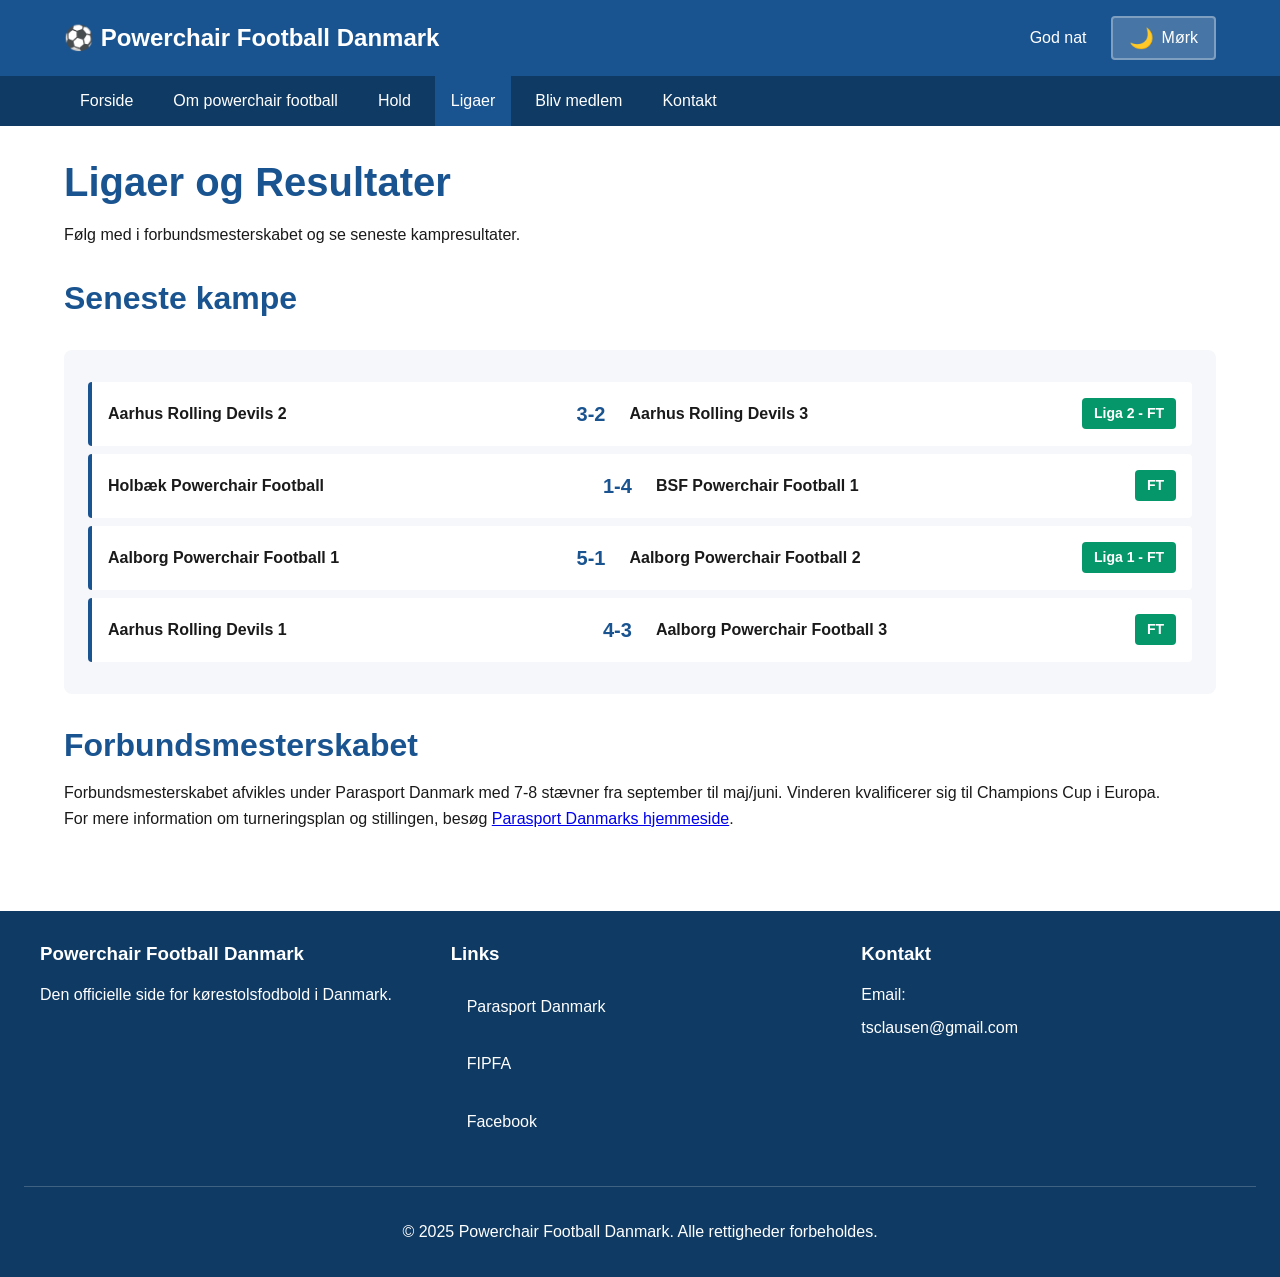
<file: results.html>
<!DOCTYPE html>
<html lang="da">
<head>
    <meta charset="UTF-8">
    <meta name="viewport" content="width=device-width, initial-scale=1.0">
    <meta name="description" content="Ligaer og resultater - Seneste kampe i Powerchair Football Danmark">
    <title>Ligaer | Powerchair Football Danmark</title>
    <link rel="stylesheet" href="./styles.css">
</head>
<body>
    <a href="#main" class="skip-link">Spring til hovedindhold</a>

    <header>
        <div class="header-content">
            <a href="./index.html" class="logo" aria-label="Powerchair Football Danmark - Forside">
                ⚽ Powerchair Football Danmark
            </a>
            <div class="header-right">
                <div role="status" aria-live="polite" aria-atomic="true">
                    <span id="greeting">God aften</span>
                </div>
                <button 
                    id="theme-toggle" 
                    class="theme-toggle" 
                    aria-label="Skift mellem lys og mørk tilstand"
                    aria-pressed="false">
                    <span class="theme-icon" aria-hidden="true">🌙</span>
                    <span id="theme-text">Mørk</span>
                </button>
            </div>
        </div>
    </header>

    <nav aria-label="Hovedmenu">
        <ul>
            <li><a href="./index.html">Forside</a></li>
            <li><a href="./about.html">Om powerchair football</a></li>
            <li><a href="./hold.html">Hold</a></li>
            <li><a href="./results.html" aria-current="page">Ligaer</a></li>
            <li><a href="./join.html">Bliv medlem</a></li>
            <li><a href="./contact.html">Kontakt</a></li>
        </ul>
    </nav>

    <main id="main">
        <h1>Ligaer og Resultater</h1>
        <p>Følg med i forbundsmesterskabet og se seneste kampresultater.</p>

        <h2>Seneste kampe</h2>
        <div class="match-results">
            <article class="match-result">
                <span class="team">Aarhus Rolling Devils 2</span>
                <span class="score" aria-label="resultat">-</span>
                <span class="team">Aarhus Rolling Devils 3</span>
                <span class="status" role="status">Liga 2 - FT</span>
            </article>
            <article class="match-result">
                <span class="team">Holbæk Powerchair Football</span>
                <span class="score" aria-label="resultat">-</span>
                <span class="team">BSF Powerchair Football 1</span>
                <span class="status" role="status">FT</span>
            </article>
            <article class="match-result">
                <span class="team">Aalborg Powerchair Football 1</span>
                <span class="score" aria-label="resultat">-</span>
                <span class="team">Aalborg Powerchair Football 2</span>
                <span class="status" role="status">Liga 1 - FT</span>
            </article>
            <article class="match-result">
                <span class="team">Aarhus Rolling Devils 1</span>
                <span class="score" aria-label="resultat">-</span>
                <span class="team">Aalborg Powerchair Football 3</span>
                <span class="status" role="status">FT</span>
            </article>
        </div>

        <h2>Forbundsmesterskabet</h2>
        <p>Forbundsmesterskabet afvikles under Parasport Danmark med 7-8 stævner fra september til maj/juni. Vinderen kvalificerer sig til Champions Cup i Europa.</p>
        <p>For mere information om turneringsplan og stillingen, besøg <a href="https://parasport.dk/idraetter/powerchair-football/" target="_blank" rel="noopener noreferrer">Parasport Danmarks hjemmeside</a>.</p>
    </main>

    <footer>
        <div class="footer-content">
            <div>
                <h3>Powerchair Football Danmark</h3>
                <p>Den officielle side for kørestolsfodbold i Danmark.</p>
            </div>
            <nav aria-label="Footer links">
                <h3>Links</h3>
                <a href="https://parasport.dk" target="_blank" rel="noopener noreferrer">Parasport Danmark</a>
                <a href="https://fipfa.org" target="_blank" rel="noopener noreferrer">FIPFA</a>
                <a href="https://facebook.com/PowerchairFootballDanmark" target="_blank" rel="noopener noreferrer">Facebook</a>
            </nav>
            <div>
                <h3>Kontakt</h3>
                <p>Email: <a href="mailto:tsclausen@gmail.com">tsclausen@gmail.com</a></p>
            </div>
        </div>
        <div style="text-align: center; margin-top: 2rem; padding-top: 2rem; border-top: 1px solid rgba(255,255,255,0.2);">
            <p>&copy; 2025 Powerchair Football Danmark. Alle rettigheder forbeholdes.</p>
        </div>
    </footer>

    <script src="./script.js"></script>
    <script>
        // Load match results dynamically
        async function loadResults() {
            try {
                // Try localStorage first
                const stored = localStorage.getItem('pcfb_results');
                let results;
                
                if (stored) {
                    results = JSON.parse(stored);
                } else {
                    const response = await fetch('./data/results.json');
                    results = await response.json();
                }
                
                const resultsContainer = document.querySelector('.match-results');
                
                resultsContainer.innerHTML = results.map(match => `
                    <article class="match-result">
                        <span class="team">${match.homeTeam}</span>
                        <span class="score" aria-label="resultat">${match.score || '-'}</span>
                        <span class="team">${match.awayTeam}</span>
                        <span class="status" role="status">${match.status}</span>
                    </article>
                `).join('');
            } catch (error) {
                console.error('Failed to load results:', error);
            }
        }

        loadResults();
        
        // Auto-refresh every 5 minutes
        setInterval(loadResults, 300000);
    </script>
</body>
</html>
</file>
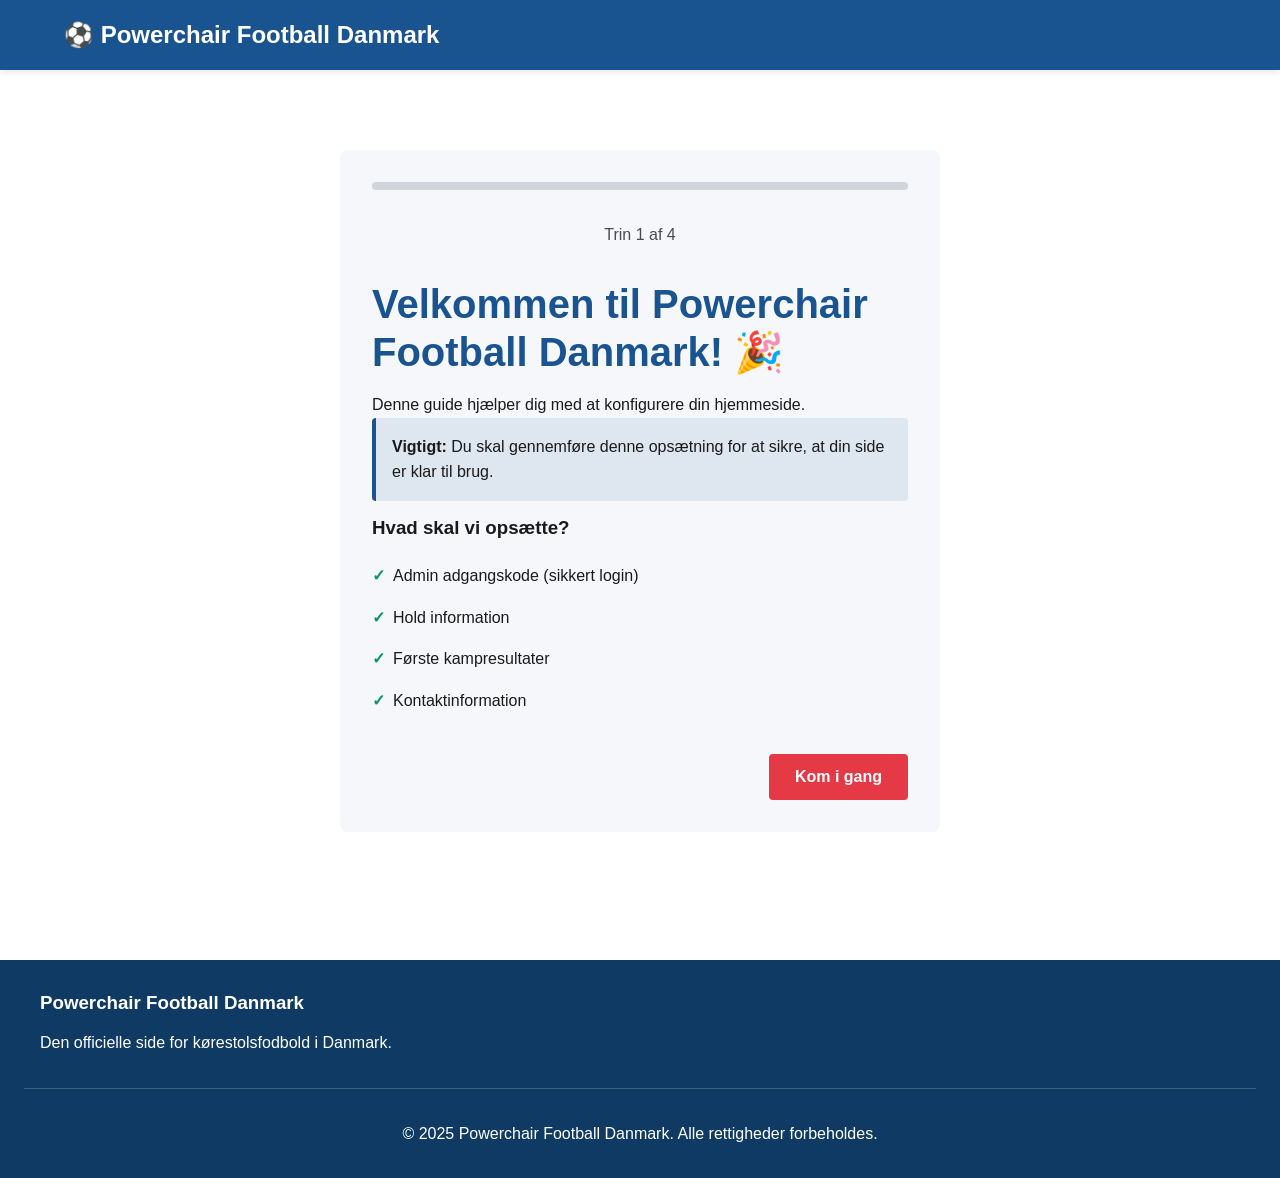
<file: setup.html>
<!DOCTYPE html>
<html lang="da">
<head>
    <meta charset="UTF-8">
    <meta name="viewport" content="width=device-width, initial-scale=1.0">
    <meta name="description" content="Opsætning - Powerchair Football Danmark">
    <title>Første opsætning | Powerchair Football Danmark</title>
    <link rel="stylesheet" href="./styles.css">
    <style>
        .setup-container {
            max-width: 600px;
            margin: 3rem auto;
            padding: 2rem;
            background: var(--bg-alt);
            border-radius: 8px;
        }
        .setup-step {
            display: none;
        }
        .setup-step.active {
            display: block;
        }
        .progress-bar {
            width: 100%;
            height: 8px;
            background: var(--border);
            border-radius: 4px;
            margin-bottom: 2rem;
            overflow: hidden;
        }
        .progress-fill {
            height: 100%;
            background: var(--primary);
            transition: width 0.3s ease;
        }
        .step-indicator {
            text-align: center;
            color: var(--text-light);
            margin-bottom: 2rem;
        }
        .button-group {
            display: flex;
            gap: 1rem;
            margin-top: 2rem;
            justify-content: space-between;
        }
        .btn-outline {
            background: transparent;
            color: var(--primary);
            border: 2px solid var(--primary);
        }
        .btn-outline:hover {
            background: var(--primary);
            color: white;
        }
        .password-strength {
            margin-top: 0.5rem;
            font-size: 0.875rem;
        }
        .strength-weak { color: var(--secondary); }
        .strength-medium { color: #f59e0b; }
        .strength-strong { color: var(--success); }
        .checklist {
            list-style: none;
            padding: 0;
        }
        .checklist li {
            padding: 0.5rem 0;
            display: flex;
            align-items: center;
            gap: 0.5rem;
        }
        .checklist li::before {
            content: '✓';
            color: var(--success);
            font-weight: bold;
        }
        .alert {
            padding: 1rem;
            border-radius: 4px;
            margin-bottom: 1rem;
        }
        .alert-info {
            background: rgba(26, 84, 144, 0.1);
            border-left: 4px solid var(--primary);
        }
        .alert-warning {
            background: rgba(230, 57, 70, 0.1);
            border-left: 4px solid var(--secondary);
        }
    </style>
</head>
<body>
    <a href="#main" class="skip-link">Spring til hovedindhold</a>

    <header>
        <div class="header-content">
            <a href="./index.html" class="logo" aria-label="Powerchair Football Danmark - Forside">
                ⚽ Powerchair Football Danmark
            </a>
        </div>
    </header>

    <main id="main">
        <div class="setup-container">
            <div class="progress-bar">
                <div class="progress-fill" id="progress" style="width: 0%"></div>
            </div>
            <div class="step-indicator">
                <span id="step-text">Trin 1 af 4</span>
            </div>

            <!-- Step 1: Welcome -->
            <div class="setup-step active" data-step="1">
                <h1>Velkommen til Powerchair Football Danmark! 🎉</h1>
                <p>Denne guide hjælper dig med at konfigurere din hjemmeside.</p>
                
                <div class="alert alert-info">
                    <strong>Vigtigt:</strong> Du skal gennemføre denne opsætning for at sikre, at din side er klar til brug.
                </div>

                <h3>Hvad skal vi opsætte?</h3>
                <ul class="checklist">
                    <li>Admin adgangskode (sikkert login)</li>
                    <li>Hold information</li>
                    <li>Første kampresultater</li>
                    <li>Kontaktinformation</li>
                </ul>

                <div class="button-group">
                    <div></div>
                    <button class="btn" onclick="nextStep()">Kom i gang</button>
                </div>
            </div>

            <!-- Step 2: Admin Password -->
            <div class="setup-step" data-step="2">
                <h2>Opsæt admin adgangskode</h2>
                <div class="alert alert-warning">
                    <strong>Sikkerhed først!</strong> Vælg en stærk adgangskode til admin-området.
                </div>

                <form id="password-form">
                    <div class="form-group">
                        <label for="new-password">Ny adgangskode</label>
                        <input 
                            type="password" 
                            id="new-password" 
                            required 
                            minlength="8"
                            autocomplete="new-password">
                        <div id="password-strength" class="password-strength"></div>
                    </div>
                    <div class="form-group">
                        <label for="confirm-password">Bekræft adgangskode</label>
                        <input 
                            type="password" 
                            id="confirm-password" 
                            required
                            autocomplete="new-password">
                        <p id="password-match" class="error-message" style="display: none;"></p>
                    </div>

                    <div class="alert alert-info">
                        <strong>Tips til stærk adgangskode:</strong>
                        <ul style="margin: 0.5rem 0 0 1.5rem;">
                            <li>Minimum 8 tegn</li>
                            <li>Kombination af store og små bogstaver</li>
                            <li>Mindst ét tal</li>
                            <li>Mindst ét specialtegn (!@#$%)</li>
                        </ul>
                    </div>

                    <div class="button-group">
                        <button type="button" class="btn btn-outline" onclick="prevStep()">Tilbage</button>
                        <button type="submit" class="btn">Næste</button>
                    </div>
                </form>
            </div>

            <!-- Step 3: Initialize Data -->
            <div class="setup-step" data-step="3">
                <h2>Initialiser data</h2>
                <p>Vi opretter standard data til din side.</p>

                <div class="form-group">
                    <label>
                        <input type="checkbox" id="load-sample-data" checked>
                        Indlæs eksempeldata (hold og resultater)
                    </label>
                </div>

                <div class="alert alert-info">
                    <strong>Eksempeldata inkluderer:</strong>
                    <ul style="margin: 0.5rem 0 0 1.5rem;">
                        <li>4 danske hold</li>
                        <li>4 seneste kampresultater</li>
                    </ul>
                    <p style="margin-top: 0.5rem;"><small>Du kan redigere eller slette dette senere via admin-området.</small></p>
                </div>

                <div class="button-group">
                    <button class="btn btn-outline" onclick="prevStep()">Tilbage</button>
                    <button class="btn" onclick="initializeData()">Næste</button>
                </div>
            </div>

            <!-- Step 4: Complete -->
            <div class="setup-step" data-step="4">
                <h2>🎉 Opsætning fuldført!</h2>
                <p>Din Powerchair Football Danmark hjemmeside er klar til brug.</p>

                <div class="alert alert-info">
                    <strong>Næste skridt:</strong>
                    <ul style="margin: 0.5rem 0 0 1.5rem;">
                        <li>Besøg <a href="./admin.html">admin-området</a> for at tilføje indhold</li>
                        <li>Gem din adgangskode et sikkert sted</li>
                        <li>Tilpas holdoplysninger efter behov</li>
                    </ul>
                </div>

                <h3>Din admin adgang:</h3>
                <div class="card" style="background: var(--bg); padding: 1rem;">
                    <p><strong>URL:</strong> <a href="./admin.html">admin.html</a></p>
                    <p><strong>Adgangskode:</strong> <code id="saved-password" style="background: var(--bg-alt); padding: 0.25rem 0.5rem; border-radius: 4px;">••••••••</code></p>
                    <button type="button" class="btn btn-outline" onclick="togglePassword()" style="margin-top: 0.5rem;">Vis adgangskode</button>
                </div>

                <div class="button-group">
                    <button class="btn btn-outline" onclick="window.location.href='./index.html'">Gå til forsiden</button>
                    <button class="btn" onclick="window.location.href='./admin.html'">Åbn admin</button>
                </div>
            </div>
        </div>
    </main>

    <footer>
        <div class="footer-content">
            <div>
                <h3>Powerchair Football Danmark</h3>
                <p>Den officielle side for kørestolsfodbold i Danmark.</p>
            </div>
        </div>
        <div style="text-align: center; margin-top: 2rem; padding-top: 2rem; border-top: 1px solid rgba(255,255,255,0.2);">
            <p>&copy; 2025 Powerchair Football Danmark. Alle rettigheder forbeholdes.</p>
        </div>
    </footer>

    <script>
        let currentStep = 1;
        let savedPassword = '';

        // Password strength checker
        document.getElementById('new-password')?.addEventListener('input', (e) => {
            const password = e.target.value;
            const strengthEl = document.getElementById('password-strength');
            const strength = checkPasswordStrength(password);
            
            if (password.length === 0) {
                strengthEl.textContent = '';
                return;
            }

            let text = '';
            let className = '';
            
            if (strength >= 4) {
                text = '💪 Stærk adgangskode';
                className = 'strength-strong';
            } else if (strength >= 2) {
                text = '⚠️ Middel adgangskode';
                className = 'strength-medium';
            } else {
                text = '❌ Svag adgangskode';
                className = 'strength-weak';
            }
            
            strengthEl.textContent = text;
            strengthEl.className = 'password-strength ' + className;
        });

        function checkPasswordStrength(password) {
            let strength = 0;
            if (password.length >= 8) strength++;
            if (password.length >= 12) strength++;
            if (/[a-z]/.test(password) && /[A-Z]/.test(password)) strength++;
            if (/\d/.test(password)) strength++;
            if (/[^a-zA-Z0-9]/.test(password)) strength++;
            return strength;
        }

        // Password form handler
        document.getElementById('password-form')?.addEventListener('submit', async (e) => {
            e.preventDefault();
            const password = document.getElementById('new-password').value;
            const confirm = document.getElementById('confirm-password').value;
            const matchEl = document.getElementById('password-match');

            if (password !== confirm) {
                matchEl.textContent = 'Adgangskoderne matcher ikke';
                matchEl.style.display = 'block';
                return;
            }

            // Generate hash
            const hash = await hashPassword(password);
            localStorage.setItem('pcfb_admin_hash', hash);
            savedPassword = password;
            matchEl.style.display = 'none';
            
            nextStep();
        });

        async function hashPassword(password) {
            const msgBuffer = new TextEncoder().encode(password);
            const hashBuffer = await crypto.subtle.digest('SHA-512', msgBuffer);
            const hashArray = Array.from(new Uint8Array(hashBuffer));
            return hashArray.map(b => b.toString(16).padStart(2, '0')).join('');
        }

        function nextStep() {
            if (currentStep < 4) {
                currentStep++;
                updateStep();
            }
        }

        function prevStep() {
            if (currentStep > 1) {
                currentStep--;
                updateStep();
            }
        }

        function updateStep() {
            document.querySelectorAll('.setup-step').forEach(step => {
                step.classList.remove('active');
            });
            document.querySelector(`[data-step="${currentStep}"]`).classList.add('active');
            
            const progress = (currentStep / 4) * 100;
            document.getElementById('progress').style.width = progress + '%';
            document.getElementById('step-text').textContent = `Trin ${currentStep} af 4`;
        }

        function initializeData() {
            const loadSample = document.getElementById('load-sample-data').checked;
            
            if (loadSample) {
                // Sample teams
                const teams = [
                    {
                        name: "Aarhus Rolling Devils",
                        description: "Flere hold i Liga 1 og Liga 2. Cup vindere 2025.",
                        contact: "info@rollingdevils.dk",
                        training: "Se holdets hjemmeside for træningstider"
                    },
                    {
                        name: "Aalborg Powerchair Football",
                        description: "Hold i både Liga 1 og Liga 2.",
                        contact: "parasport@aalborg.dk",
                        training: "Kontakt holdet for information"
                    },
                    {
                        name: "Holbæk Powerchair Football",
                        description: "Nyt hold med liga-debut i sæson 25/26. Træning tirsdage og torsdage kl. 17-19.",
                        contact: "kontakt@holbaekpcf.dk",
                        training: "Tirsdag og torsdag 17:00-19:00"
                    },
                    {
                        name: "BSF Powerchair Football",
                        description: "Ballerup-Skovlunde Fodbold - Aktivt hold i den danske liga.",
                        contact: "powerchair@bsfodbold.dk",
                        training: "Se holdets hjemmeside"
                    }
                ];

                // Sample results
                const results = [
                    {
                        homeTeam: "Aarhus Rolling Devils 2",
                        awayTeam: "Aarhus Rolling Devils 3",
                        score: "3-2",
                        status: "Liga 2 - FT",
                        date: new Date().toISOString().split('T')[0]
                    },
                    {
                        homeTeam: "Holbæk Powerchair Football",
                        awayTeam: "BSF Powerchair Football 1",
                        score: "1-4",
                        status: "FT",
                        date: new Date().toISOString().split('T')[0]
                    },
                    {
                        homeTeam: "Aalborg Powerchair Football 1",
                        awayTeam: "Aalborg Powerchair Football 2",
                        score: "5-1",
                        status: "Liga 1 - FT",
                        date: new Date(Date.now() - 86400000).toISOString().split('T')[0]
                    },
                    {
                        homeTeam: "Aarhus Rolling Devils 1",
                        awayTeam: "Aalborg Powerchair Football 3",
                        score: "4-3",
                        status: "FT",
                        date: new Date(Date.now() - 86400000).toISOString().split('T')[0]
                    }
                ];

                localStorage.setItem('pcfb_teams', JSON.stringify(teams));
                localStorage.setItem('pcfb_results', JSON.stringify(results));
            }

            // Mark setup as complete
            localStorage.setItem('pcfb_setup_complete', 'true');
            
            nextStep();
        }

        function togglePassword() {
            const el = document.getElementById('saved-password');
            if (el.textContent === '••••••••') {
                el.textContent = savedPassword;
            } else {
                el.textContent = '••••••••';
            }
        }

        // Check if setup is already complete - but don't force redirect on GitHub Pages
        const setupComplete = localStorage.getItem('pcfb_setup_complete');
        if (setupComplete === 'true') {
            const runAgain = confirm('Opsætningen er allerede gennemført. Vil du køre den igen? Dette vil overskrive eksisterende indstillinger.');
            if (!runAgain) {
                // Don't redirect, just show message
                document.querySelector('.setup-container').innerHTML = `
                    <h1>Opsætning allerede fuldført</h1>
                    <p>Din side er allerede konfigureret.</p>
                    <div class="button-group">
                        <a href="./index.html" class="btn btn-outline">Gå til forsiden</a>
                        <a href="./admin.html" class="btn">Åbn admin</a>
                    </div>
                `;
            } else {
                localStorage.removeItem('pcfb_setup_complete');
            }
        }
    </script>
</body>
</html>
</file>
<file: styles.css>
:root {
    --primary: #1a5490;
    --primary-dark: #0f3a63;
    --secondary: #e63946;
    --text: #1a1a1a;
    --text-light: #4a4a4a;
    --bg: #ffffff;
    --bg-alt: #f5f7fa;
    --border: #d1d5db;
    --success: #059669;
}

[data-theme="dark"] {
    --primary: #4a9eff;
    --primary-dark: #2563eb;
    --secondary: #ff6b78;
    --text: #e5e7eb;
    --text-light: #d1d5db;
    --bg: #0f172a;
    --bg-alt: #1e293b;
    --border: #334155;
    --success: #10b981;
}

* {
    margin: 0;
    padding: 0;
    box-sizing: border-box;
}

body {
    font-family: -apple-system, BlinkMacSystemFont, 'Segoe UI', Roboto, 'Helvetica Neue', Arial, sans-serif;
    line-height: 1.6;
    color: var(--text);
    background: var(--bg);
    transition: background-color 0.3s, color 0.3s;
}

.skip-link {
    position: absolute;
    top: -40px;
    left: 0;
    background: var(--primary);
    color: white;
    padding: 8px 16px;
    text-decoration: none;
    z-index: 100;
    border-radius: 0 0 4px 0;
}

.skip-link:focus {
    top: 0;
}

header {
    background: var(--primary);
    color: white;
    padding: 1rem 0;
    box-shadow: 0 2px 8px rgba(0,0,0,0.1);
}

.header-content {
    max-width: 1200px;
    margin: 0 auto;
    padding: 0 1.5rem;
    display: flex;
    justify-content: space-between;
    align-items: center;
    flex-wrap: wrap;
    gap: 1rem;
}

.logo {
    font-size: 1.5rem;
    font-weight: bold;
    text-decoration: none;
    color: white;
}

.logo:focus {
    outline: 2px solid white;
    outline-offset: 4px;
}

.header-right {
    display: flex;
    align-items: center;
    gap: 1.5rem;
}

.theme-toggle {
    background: rgba(255, 255, 255, 0.2);
    border: 2px solid rgba(255, 255, 255, 0.3);
    color: white;
    padding: 0.5rem 1rem;
    border-radius: 4px;
    cursor: pointer;
    font-size: 1rem;
    display: flex;
    align-items: center;
    gap: 0.5rem;
    transition: all 0.2s;
}

.theme-toggle:hover {
    background: rgba(255, 255, 255, 0.3);
}

.theme-toggle:focus-visible {
    outline: 2px solid white;
    outline-offset: 2px;
}

.theme-icon {
    font-size: 1.25rem;
}

nav {
    background: var(--primary-dark);
}

nav ul {
    list-style: none;
    max-width: 1200px;
    margin: 0 auto;
    padding: 0 1.5rem;
    display: flex;
    flex-wrap: wrap;
    gap: 0.5rem;
}

nav a {
    display: block;
    color: white;
    text-decoration: none;
    padding: 0.75rem 1rem;
    transition: background-color 0.2s;
}

nav a:hover,
nav a:focus,
nav a[aria-current="page"] {
    background: var(--primary);
    outline: none;
}

nav a:focus-visible {
    outline: 2px solid white;
    outline-offset: -2px;
}

main {
    max-width: 1200px;
    margin: 0 auto;
    padding: 2rem 1.5rem;
}

h1, h2, h3 {
    margin-bottom: 1rem;
    line-height: 1.2;
}

h1 {
    font-size: clamp(1.75rem, 4vw, 2.5rem);
    color: var(--primary);
}

h2 {
    font-size: clamp(1.5rem, 3vw, 2rem);
    color: var(--primary);
    margin-top: 2rem;
}

.hero {
    background: linear-gradient(135deg, var(--primary) 0%, var(--primary-dark) 100%);
    color: white;
    padding: 3rem 1.5rem;
    border-radius: 8px;
    margin-bottom: 2rem;
    text-align: center;
}

.hero h1 {
    color: white;
    margin-bottom: 1rem;
}

.hero p {
    font-size: 1.125rem;
    max-width: 700px;
    margin: 0 auto 1.5rem;
}

.btn {
    display: inline-block;
    background: var(--secondary);
    color: white;
    padding: 0.75rem 1.5rem;
    text-decoration: none;
    border-radius: 4px;
    font-weight: 600;
    transition: all 0.2s;
    border: 2px solid var(--secondary);
    cursor: pointer;
    font-size: 1rem;
}

.btn:hover,
.btn:focus {
    background: #d32f3e;
    border-color: #d32f3e;
    transform: translateY(-2px);
    box-shadow: 0 4px 8px rgba(0,0,0,0.2);
}

.btn:focus-visible {
    outline: 3px solid white;
    outline-offset: 2px;
}

.btn-secondary {
    background: white;
    color: var(--primary-dark);
    border-color: white;
}

.btn-secondary:hover,
.btn-secondary:focus {
    background: var(--bg-alt);
    border-color: var(--bg-alt);
}

[data-theme="dark"] .btn-secondary {
    background: var(--bg-alt);
    color: var(--primary);
    border-color: var(--bg-alt);
}

.card-grid {
    display: grid;
    grid-template-columns: repeat(auto-fit, minmax(300px, 1fr));
    gap: 1.5rem;
    margin: 2rem 0;
}

.card {
    background: var(--bg-alt);
    border: 1px solid var(--border);
    border-radius: 8px;
    padding: 1.5rem;
    transition: box-shadow 0.2s, transform 0.2s;
}

.card:hover {
    box-shadow: 0 4px 12px rgba(0,0,0,0.15);
    transform: translateY(-2px);
}

[data-theme="dark"] .card:hover {
    box-shadow: 0 4px 12px rgba(0,0,0,0.4);
}

.card h3 {
    color: var(--primary);
    margin-bottom: 0.75rem;
}

.match-results {
    background: var(--bg-alt);
    border-radius: 8px;
    padding: 1.5rem;
    margin: 2rem 0;
}

.match-result {
    display: flex;
    justify-content: space-between;
    align-items: center;
    padding: 1rem;
    margin: 0.5rem 0;
    background: var(--bg);
    border-radius: 4px;
    border-left: 4px solid var(--primary);
    flex-wrap: wrap;
    gap: 0.5rem;
    transition: transform 0.2s;
}

.match-result:hover {
    transform: translateX(4px);
}

.match-result .team {
    font-weight: 600;
    flex: 1;
    min-width: 150px;
}

.match-result .score {
    font-size: 1.25rem;
    font-weight: bold;
    color: var(--primary);
    padding: 0 1rem;
}

.match-result .status {
    background: var(--success);
    color: white;
    padding: 0.25rem 0.75rem;
    border-radius: 4px;
    font-size: 0.875rem;
    font-weight: 600;
}

.contact-info {
    background: var(--bg-alt);
    padding: 1.5rem;
    border-radius: 8px;
    margin: 2rem 0;
}

.contact-info a {
    color: var(--primary);
    word-break: break-all;
}

.contact-info a:focus-visible {
    outline: 2px solid var(--primary);
    outline-offset: 2px;
}

footer {
    background: var(--primary-dark);
    color: white;
    padding: 2rem 1.5rem;
    margin-top: 3rem;
}

.footer-content {
    max-width: 1200px;
    margin: 0 auto;
    display: grid;
    grid-template-columns: repeat(auto-fit, minmax(250px, 1fr));
    gap: 2rem;
}

footer h3 {
    color: white;
    margin-bottom: 1rem;
}

footer a {
    color: white;
    text-decoration: none;
    display: block;
    margin: 0.5rem 0;
}

footer a:hover,
footer a:focus {
    text-decoration: underline;
}

footer a:focus-visible {
    outline: 2px solid white;
    outline-offset: 2px;
}

@media (max-width: 768px) {
    .header-content {
        flex-direction: column;
        align-items: flex-start;
    }

    .header-right {
        width: 100%;
        justify-content: space-between;
    }

    nav ul {
        flex-direction: column;
        gap: 0;
    }

    nav a {
        padding: 1rem;
        border-bottom: 1px solid var(--primary);
    }

    .match-result {
        flex-direction: column;
        align-items: flex-start;
    }

    .match-result .score {
        padding: 0.5rem 0;
    }
}

*:focus-visible {
    outline: 2px solid var(--primary);
    outline-offset: 2px;
}

@media (prefers-contrast: high) {
    :root {
        --primary: #003d82;
        --text: #000000;
        --border: #000000;
    }

    .card,
    .match-result {
        border: 2px solid var(--border);
    }
}

@media (prefers-reduced-motion: reduce) {
    * {
        animation-duration: 0.01ms !important;
        animation-iteration-count: 1 !important;
        transition-duration: 0.01ms !important;
    }

    body {
        transition: none;
    }
}

@media (prefers-color-scheme: dark) {
    :root:not([data-theme="light"]) {
        --primary: #4a9eff;
        --primary-dark: #2563eb;
        --secondary: #ff6b78;
        --text: #e5e7eb;
        --text-light: #d1d5db;
        --bg: #0f172a;
        --bg-alt: #1e293b;
        --border: #334155;
        --success: #10b981;
    }
}
</file>
